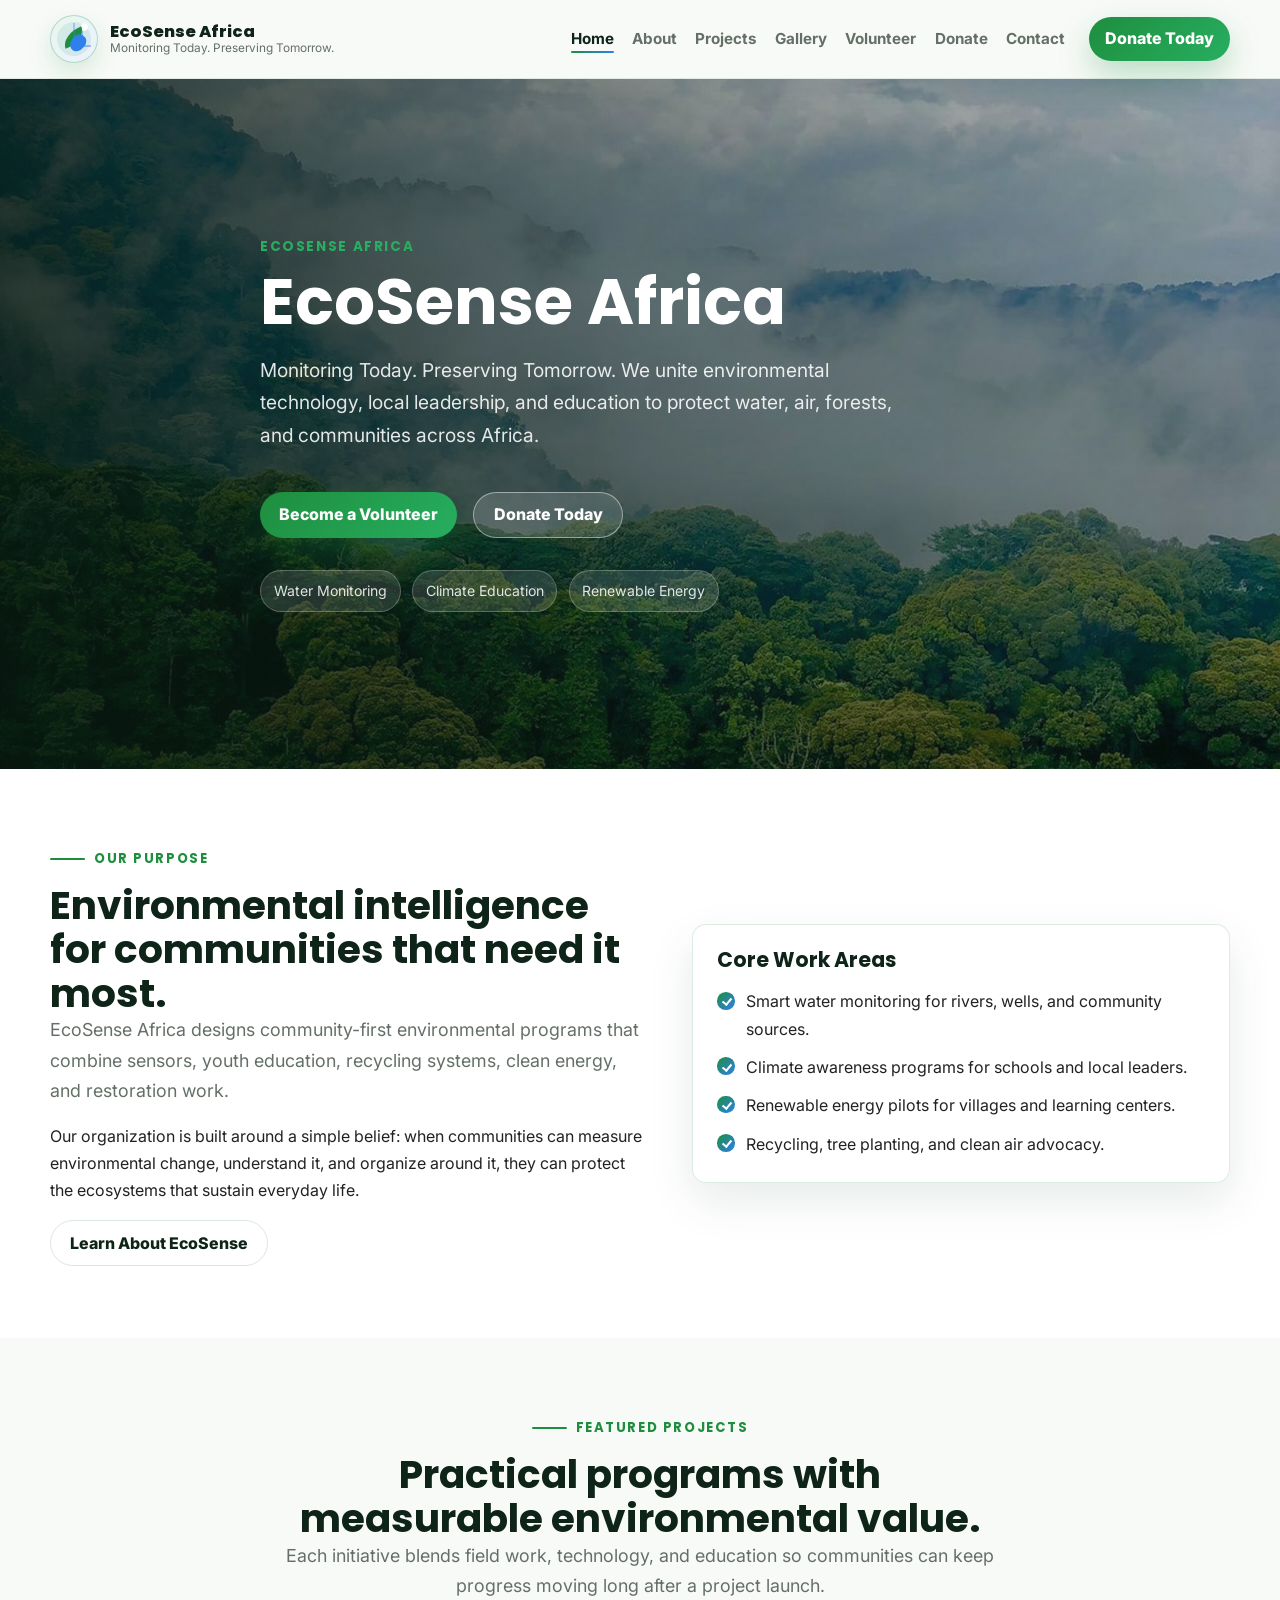
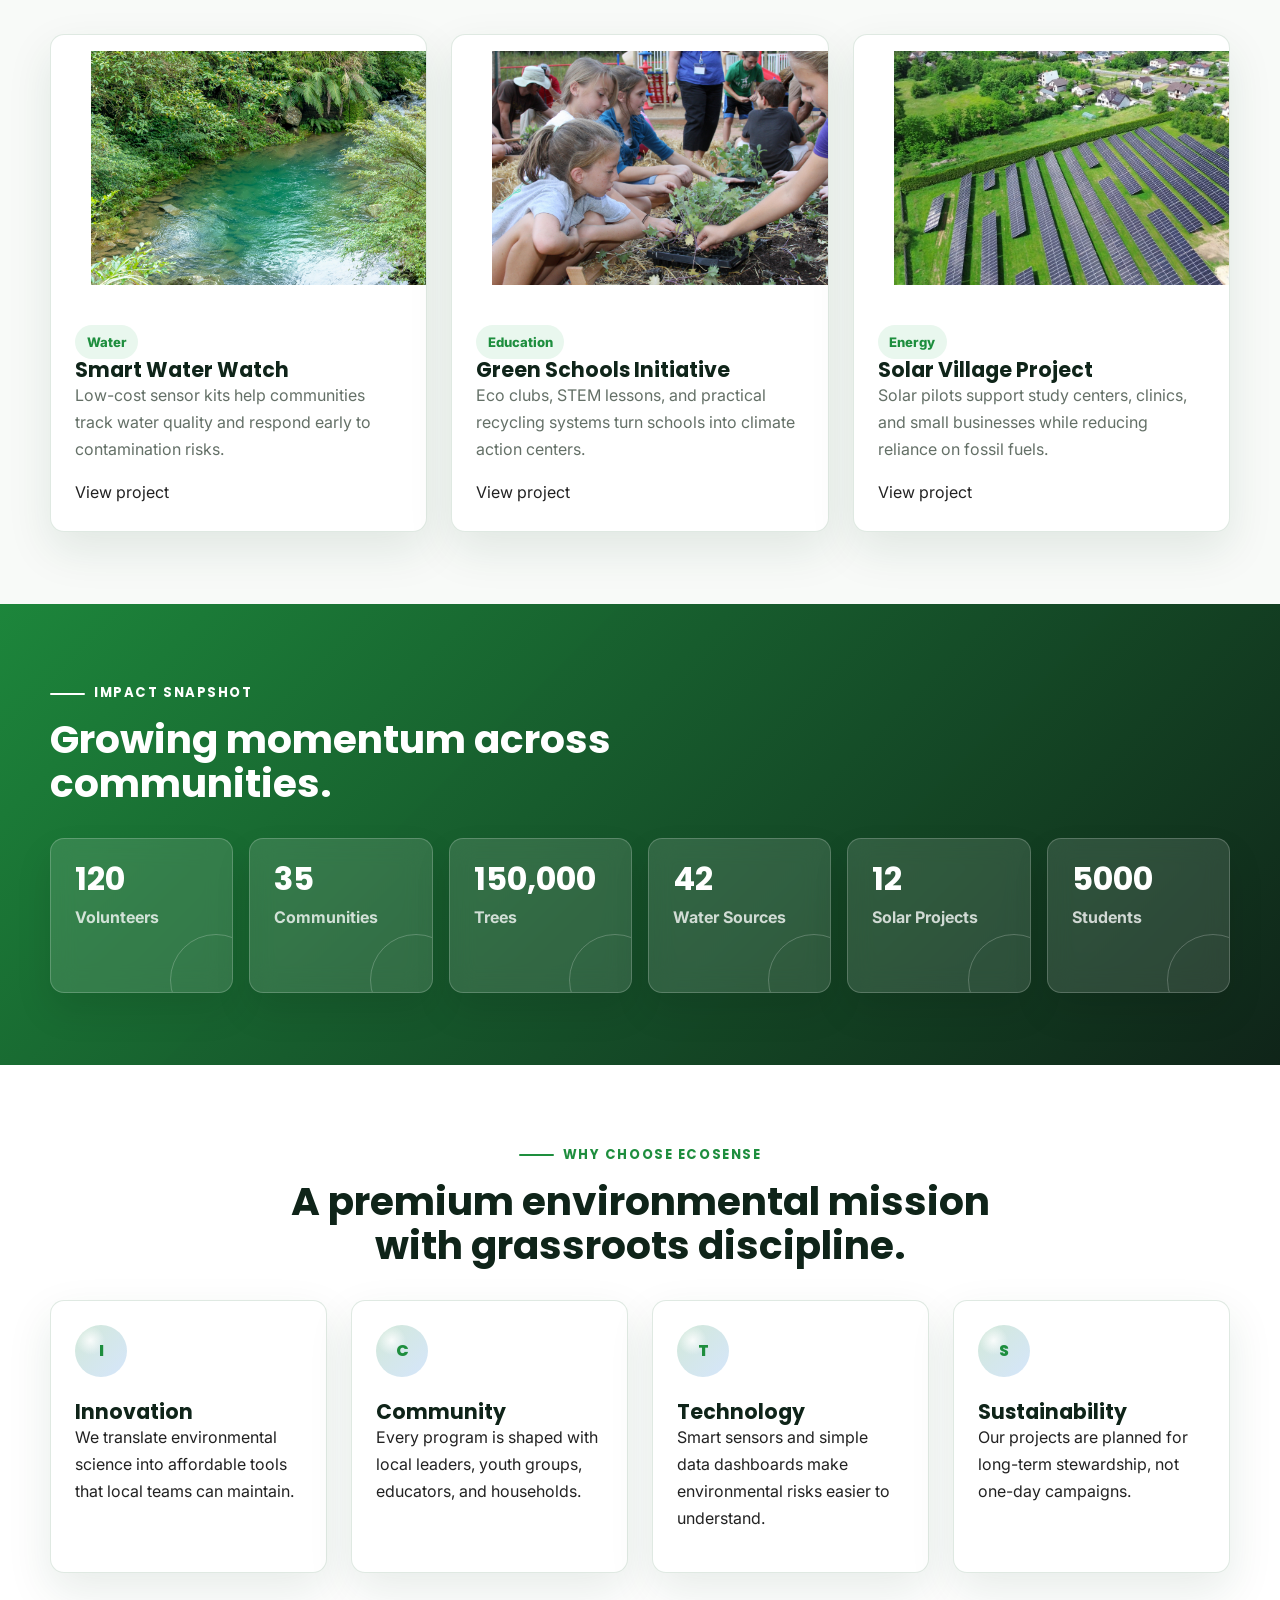
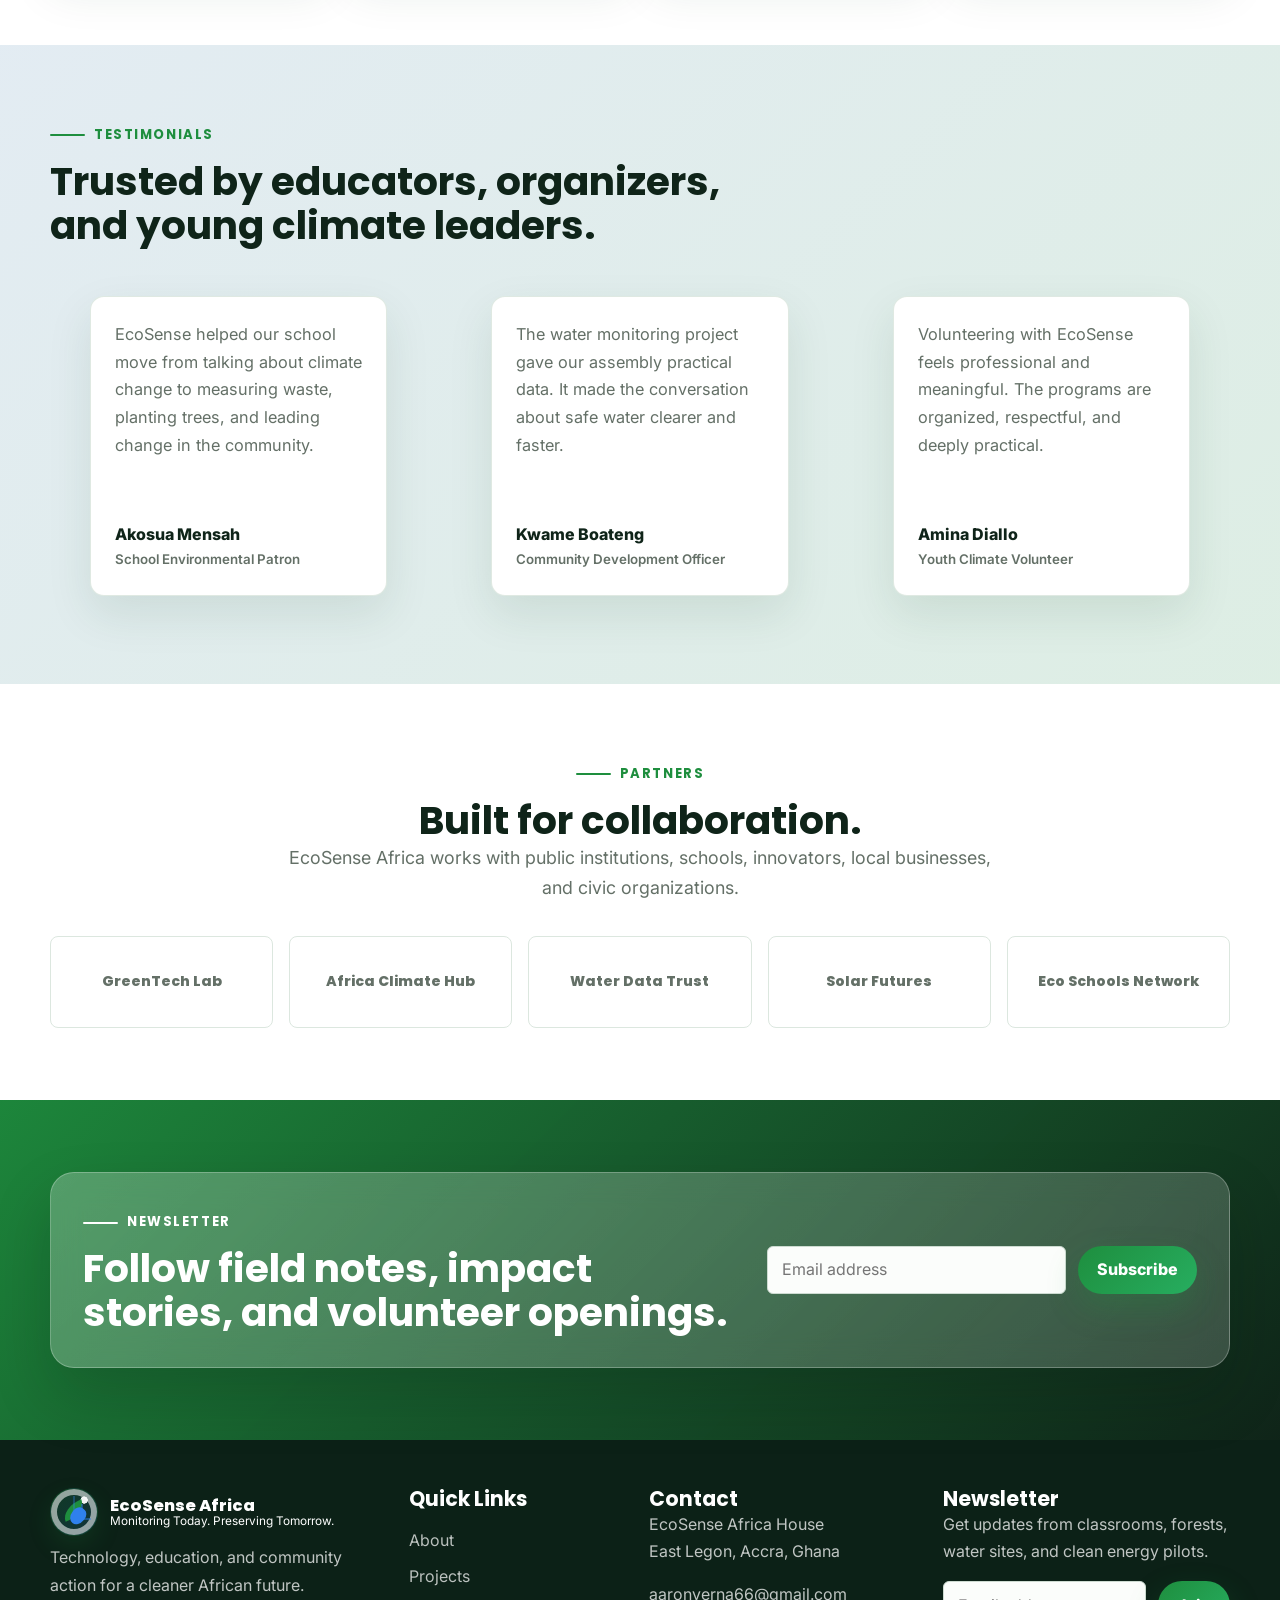
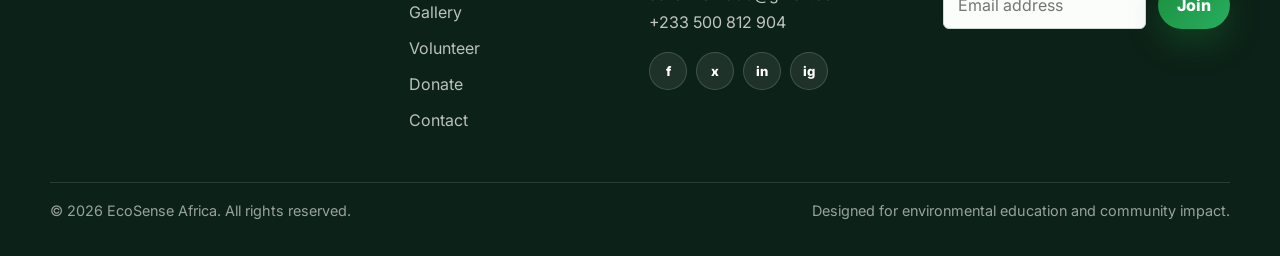
<file: index.html>
<!DOCTYPE html>
<html lang="en">
<head>
  <meta charset="UTF-8">
  <meta name="viewport" content="width=device-width, initial-scale=1.0">
  <meta name="description" content="EcoSense Africa uses technology, education, and community action to improve environmental sustainability across Africa.">
  <title>EcoSense Africa | Monitoring Today. Preserving Tomorrow.</title>
  <link rel="preconnect" href="https://fonts.googleapis.com">
  <link rel="preconnect" href="https://fonts.gstatic.com" crossorigin>
  <link href="https://fonts.googleapis.com/css2?family=Inter:wght@400;500;600;700;800&family=Poppins:wght@600;700;800&display=swap" rel="stylesheet">
  <link rel="stylesheet" href="css/style.css">
  <link rel="stylesheet" href="css/responsive.css">
</head>
<body>
  <a class="skip-link" href="#main-content">Skip to main content</a>

  <header class="site-header">
    <div class="container nav-shell">
      <a class="brand" href="index.html" aria-label="EcoSense Africa home">
        <span class="logo-mark" aria-hidden="true">
          <span class="logo-mark__leaf"></span>
          <span class="logo-mark__drop"></span>
        </span>
        <span class="brand__text">
          <span class="brand__name">EcoSense Africa</span>
          <span class="brand__tagline">Monitoring Today. Preserving Tomorrow.</span>
        </span>
      </a>

      <input class="nav-toggle" type="checkbox" id="nav-toggle" aria-label="Toggle navigation">
      <label class="nav-toggle-label" for="nav-toggle">
        <span aria-hidden="true"></span>
        <span class="sr-only">Menu</span>
      </label>

      <nav class="site-nav" aria-label="Primary navigation">
        <ul class="site-nav__links">
          <li><a href="index.html" aria-current="page">Home</a></li>
          <li><a href="about.html">About</a></li>
          <li><a href="projects.html">Projects</a></li>
          <li><a href="gallery.html">Gallery</a></li>
          <li><a href="volunteer.html">Volunteer</a></li>
          <li><a href="donate.html">Donate</a></li>
          <li><a href="contact.html">Contact</a></li>
        </ul>
        <a class="button button--primary button--nav" href="donate.html">Donate Today</a>
      </nav>
    </div>
  </header>

  <main id="main-content">
    <section class="hero" aria-labelledby="hero-title">
      <img class="hero__image" src="park.jpg" alt="African forest landscape with water and morning light">
      <div class="container hero__content">
        <span class="eyebrow">EcoSense Africa</span>
        <h1 id="hero-title">EcoSense Africa</h1>
        <p class="hero__mission">Monitoring Today. Preserving Tomorrow. We unite environmental technology, local leadership, and education to protect water, air, forests, and communities across Africa.</p>
        <div class="hero__actions" aria-label="Primary actions">
          <a class="button button--primary" href="volunteer.html">Become a Volunteer</a>
          <a class="button button--secondary" href="donate.html">Donate Today</a>
        </div>
        <div class="hero__badge-row" aria-label="Focus areas">
          <span class="hero__badge">Water Monitoring</span>
          <span class="hero__badge">Climate Education</span>
          <span class="hero__badge">Renewable Energy</span>
        </div>
      </div>
    </section>

    <section class="section section--light" aria-labelledby="about-preview-title">
      <div class="container split">
        <article>
          <span class="section-kicker">Our Purpose</span>
          <h2 id="about-preview-title">Environmental intelligence for communities that need it most.</h2>
          <p class="lead">EcoSense Africa designs community-first environmental programs that combine sensors, youth education, recycling systems, clean energy, and restoration work.</p>
          <p>Our organization is built around a simple belief: when communities can measure environmental change, understand it, and organize around it, they can protect the ecosystems that sustain everyday life.</p>
          <a class="button button--outline" href="about.html">Learn About EcoSense</a>
        </article>
        <aside class="impact-note" aria-labelledby="focus-title">
          <h3 id="focus-title">Core Work Areas</h3>
          <ul class="check-list">
            <li>Smart water monitoring for rivers, wells, and community sources.</li>
            <li>Climate awareness programs for schools and local leaders.</li>
            <li>Renewable energy pilots for villages and learning centers.</li>
            <li>Recycling, tree planting, and clean air advocacy.</li>
          </ul>
        </aside>
      </div>
    </section>

    <section class="section" aria-labelledby="featured-projects-title">
      <div class="container">
        <div class="section-heading section-heading--center">
          <span class="section-kicker">Featured Projects</span>
          <h2 id="featured-projects-title">Practical programs with measurable environmental value.</h2>
          <p class="lead">Each initiative blends field work, technology, and education so communities can keep progress moving long after a project launch.</p>
        </div>

        <div class="card-grid">
          <article class="card">
            <figure class="card__image">
              <img src="smart.jfif" alt="Clean water source surrounded by green vegetation">
            </figure>
            <div class="card__body">
              <span class="pill">Water</span>
              <h3>Smart Water Watch</h3>
              <p>Low-cost sensor kits help communities track water quality and respond early to contamination risks.</p>
              <a href="projects.html">View project</a>
            </div>
          </article>

          <article class="card">
            <figure class="card__image">
              <img src="school.jpg" alt="Students learning outdoors near a green school garden">
            </figure>
            <div class="card__body">
              <span class="pill">Education</span>
              <h3>Green Schools Initiative</h3>
              <p>Eco clubs, STEM lessons, and practical recycling systems turn schools into climate action centers.</p>
              <a href="projects.html">View project</a>
            </div>
          </article>

          <article class="card">
            <figure class="card__image">
              <img src="solar.jpeg" alt="Solar panels near a rural community at sunset">
            </figure>
            <div class="card__body">
              <span class="pill">Energy</span>
              <h3>Solar Village Project</h3>
              <p>Solar pilots support study centers, clinics, and small businesses while reducing reliance on fossil fuels.</p>
              <a href="projects.html">View project</a>
            </div>
          </article>
        </div>
      </div>
    </section>

    <section class="section section--dark" aria-labelledby="statistics-title">
      <div class="container">
        <div class="section-heading">
          <span class="section-kicker">Impact Snapshot</span>
          <h2 id="statistics-title">Growing momentum across communities.</h2>
        </div>

        <div class="metric-grid">
          <article class="metric-card">
            <strong>120</strong>
            <span>Volunteers</span>
          </article>
          <article class="metric-card">
            <strong>35</strong>
            <span>Communities</span>
          </article>
          <article class="metric-card">
            <strong>150,000</strong>
            <span>Trees</span>
          </article>
          <article class="metric-card">
            <strong>42</strong>
            <span>Water Sources</span>
          </article>
          <article class="metric-card">
            <strong>12</strong>
            <span>Solar Projects</span>
          </article>
          <article class="metric-card">
            <strong>5000</strong>
            <span>Students</span>
          </article>
        </div>
      </div>
    </section>

    <section class="section section--light" aria-labelledby="why-title">
      <div class="container">
        <div class="section-heading section-heading--center">
          <span class="section-kicker">Why Choose EcoSense</span>
          <h2 id="why-title">A premium environmental mission with grassroots discipline.</h2>
        </div>

        <div class="card-grid card-grid--four">
          <article class="card feature-card">
            <span class="feature-card__icon" aria-hidden="true">I</span>
            <h3>Innovation</h3>
            <p>We translate environmental science into affordable tools that local teams can maintain.</p>
          </article>
          <article class="card feature-card">
            <span class="feature-card__icon" aria-hidden="true">C</span>
            <h3>Community</h3>
            <p>Every program is shaped with local leaders, youth groups, educators, and households.</p>
          </article>
          <article class="card feature-card">
            <span class="feature-card__icon" aria-hidden="true">T</span>
            <h3>Technology</h3>
            <p>Smart sensors and simple data dashboards make environmental risks easier to understand.</p>
          </article>
          <article class="card feature-card">
            <span class="feature-card__icon" aria-hidden="true">S</span>
            <h3>Sustainability</h3>
            <p>Our projects are planned for long-term stewardship, not one-day campaigns.</p>
          </article>
        </div>
      </div>
    </section>

    <section class="section section--soft" aria-labelledby="testimonials-title">
      <div class="container">
        <div class="section-heading">
          <span class="section-kicker">Testimonials</span>
          <h2 id="testimonials-title">Trusted by educators, organizers, and young climate leaders.</h2>
        </div>

        <div class="card-grid">
          <figure class="card testimonial">
            <blockquote>EcoSense helped our school move from talking about climate change to measuring waste, planting trees, and leading change in the community.</blockquote>
            <figcaption>Akosua Mensah <small>School Environmental Patron</small></figcaption>
          </figure>
          <figure class="card testimonial">
            <blockquote>The water monitoring project gave our assembly practical data. It made the conversation about safe water clearer and faster.</blockquote>
            <figcaption>Kwame Boateng <small>Community Development Officer</small></figcaption>
          </figure>
          <figure class="card testimonial">
            <blockquote>Volunteering with EcoSense feels professional and meaningful. The programs are organized, respectful, and deeply practical.</blockquote>
            <figcaption>Amina Diallo <small>Youth Climate Volunteer</small></figcaption>
          </figure>
        </div>
      </div>
    </section>

    <section class="section section--light" aria-labelledby="partners-title">
      <div class="container">
        <div class="section-heading section-heading--center">
          <span class="section-kicker">Partners</span>
          <h2 id="partners-title">Built for collaboration.</h2>
          <p class="lead">EcoSense Africa works with public institutions, schools, innovators, local businesses, and civic organizations.</p>
        </div>

        <div class="partner-row" aria-label="Partner organizations">
          <div class="partner-logo">GreenTech Lab</div>
          <div class="partner-logo">Africa Climate Hub</div>
          <div class="partner-logo">Water Data Trust</div>
          <div class="partner-logo">Solar Futures</div>
          <div class="partner-logo">Eco Schools Network</div>
        </div>
      </div>
    </section>

    <section class="section section--dark" aria-labelledby="newsletter-title">
      <div class="container">
        <div class="newsletter-band">
          <div>
            <span class="section-kicker">Newsletter</span>
            <h2 id="newsletter-title">Follow field notes, impact stories, and volunteer openings.</h2>
          </div>
          <form class="form-inline" action="#" method="post" aria-label="Newsletter signup form">
            <label class="sr-only" for="home-newsletter-email">Email address</label>
            <input id="home-newsletter-email" name="email" type="email" placeholder="Email address" required>
            <button class="button button--primary" type="submit">Subscribe</button>
          </form>
        </div>
      </div>
    </section>
  </main>

  <footer class="site-footer">
    <div class="container footer-main">
      <section aria-labelledby="footer-brand-title">
        <a class="brand" href="index.html" aria-label="EcoSense Africa home">
          <span class="logo-mark" aria-hidden="true">
            <span class="logo-mark__leaf"></span>
            <span class="logo-mark__drop"></span>
          </span>
          <span class="brand__text">
            <span class="brand__name" id="footer-brand-title">EcoSense Africa</span>
            <span class="brand__tagline">Monitoring Today. Preserving Tomorrow.</span>
          </span>
        </a>
        <p>Technology, education, and community action for a cleaner African future.</p>
      </section>

      <nav aria-label="Footer quick links">
        <h3>Quick Links</h3>
        <ul class="footer-links">
          <li><a href="about.html">About</a></li>
          <li><a href="projects.html">Projects</a></li>
          <li><a href="gallery.html">Gallery</a></li>
          <li><a href="volunteer.html">Volunteer</a></li>
          <li><a href="donate.html">Donate</a></li>
          <li><a href="contact.html">Contact</a></li>
        </ul>
      </nav>

      <section aria-labelledby="footer-contact-title">
        <h3 id="footer-contact-title">Contact</h3>
        <p>EcoSense Africa House<br>East Legon, Accra, Ghana</p>
        <p><a href="mailto:aaronverna66@gmail.com">aaronverna66@gmail.com</a><br><a href="tel:+233500812904">+233 500 812 904</a></p>
        <ul class="social-list" aria-label="Social media links">
          <li><a href="#" aria-label="Facebook">f</a></li>
          <li><a href="#" aria-label="X">x</a></li>
          <li><a href="#" aria-label="LinkedIn">in</a></li>
          <li><a href="#" aria-label="Instagram">ig</a></li>
        </ul>
      </section>

      <section aria-labelledby="footer-newsletter-title">
        <h3 id="footer-newsletter-title">Newsletter</h3>
        <p>Get updates from classrooms, forests, water sites, and clean energy pilots.</p>
        <form class="form-inline" action="#" method="post" aria-label="Footer newsletter signup">
          <label class="sr-only" for="footer-email">Email address</label>
          <input id="footer-email" name="email" type="email" placeholder="Email address">
          <button class="button button--primary" type="submit">Join</button>
        </form>
      </section>
    </div>
    <div class="container footer-bottom">
      <p>&copy; 2026 EcoSense Africa. All rights reserved.</p>
      <p>Designed for environmental education and community impact.</p>
    </div>
  </footer>
</body>
</html>
</file>
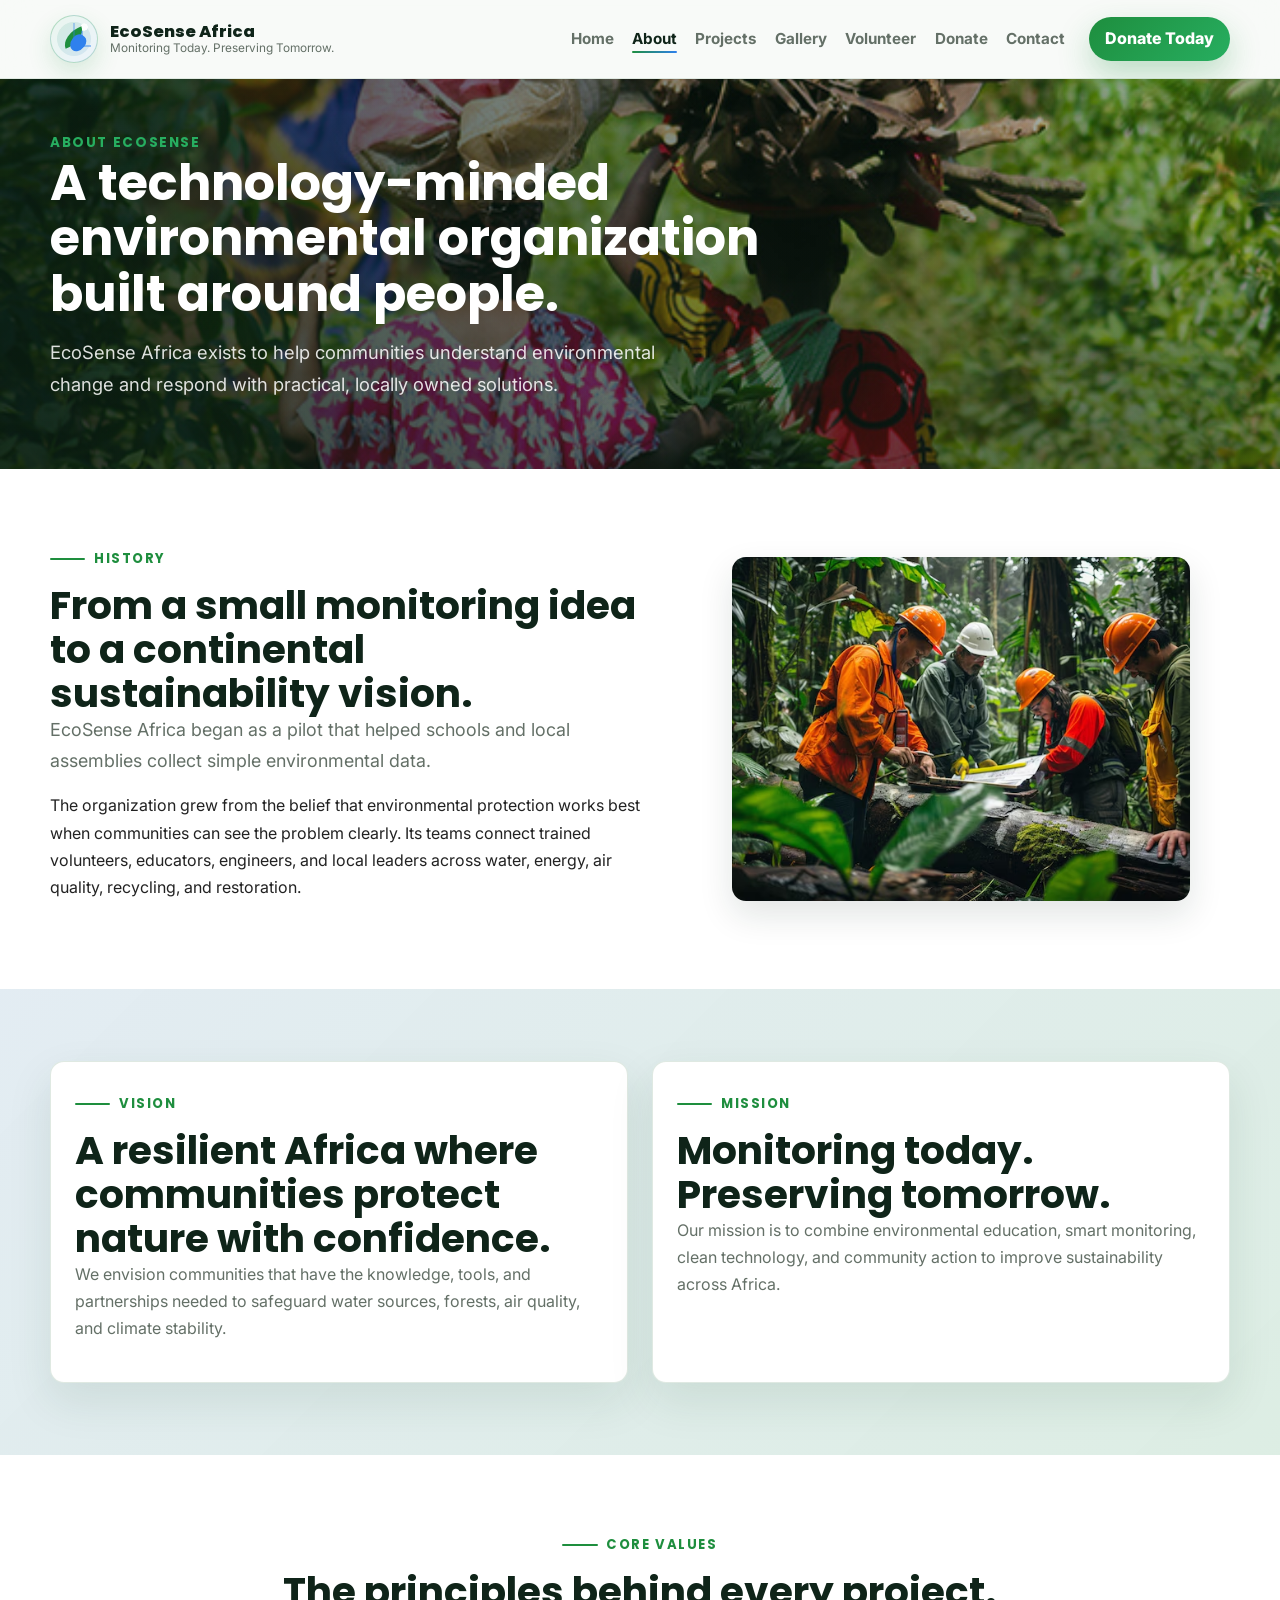
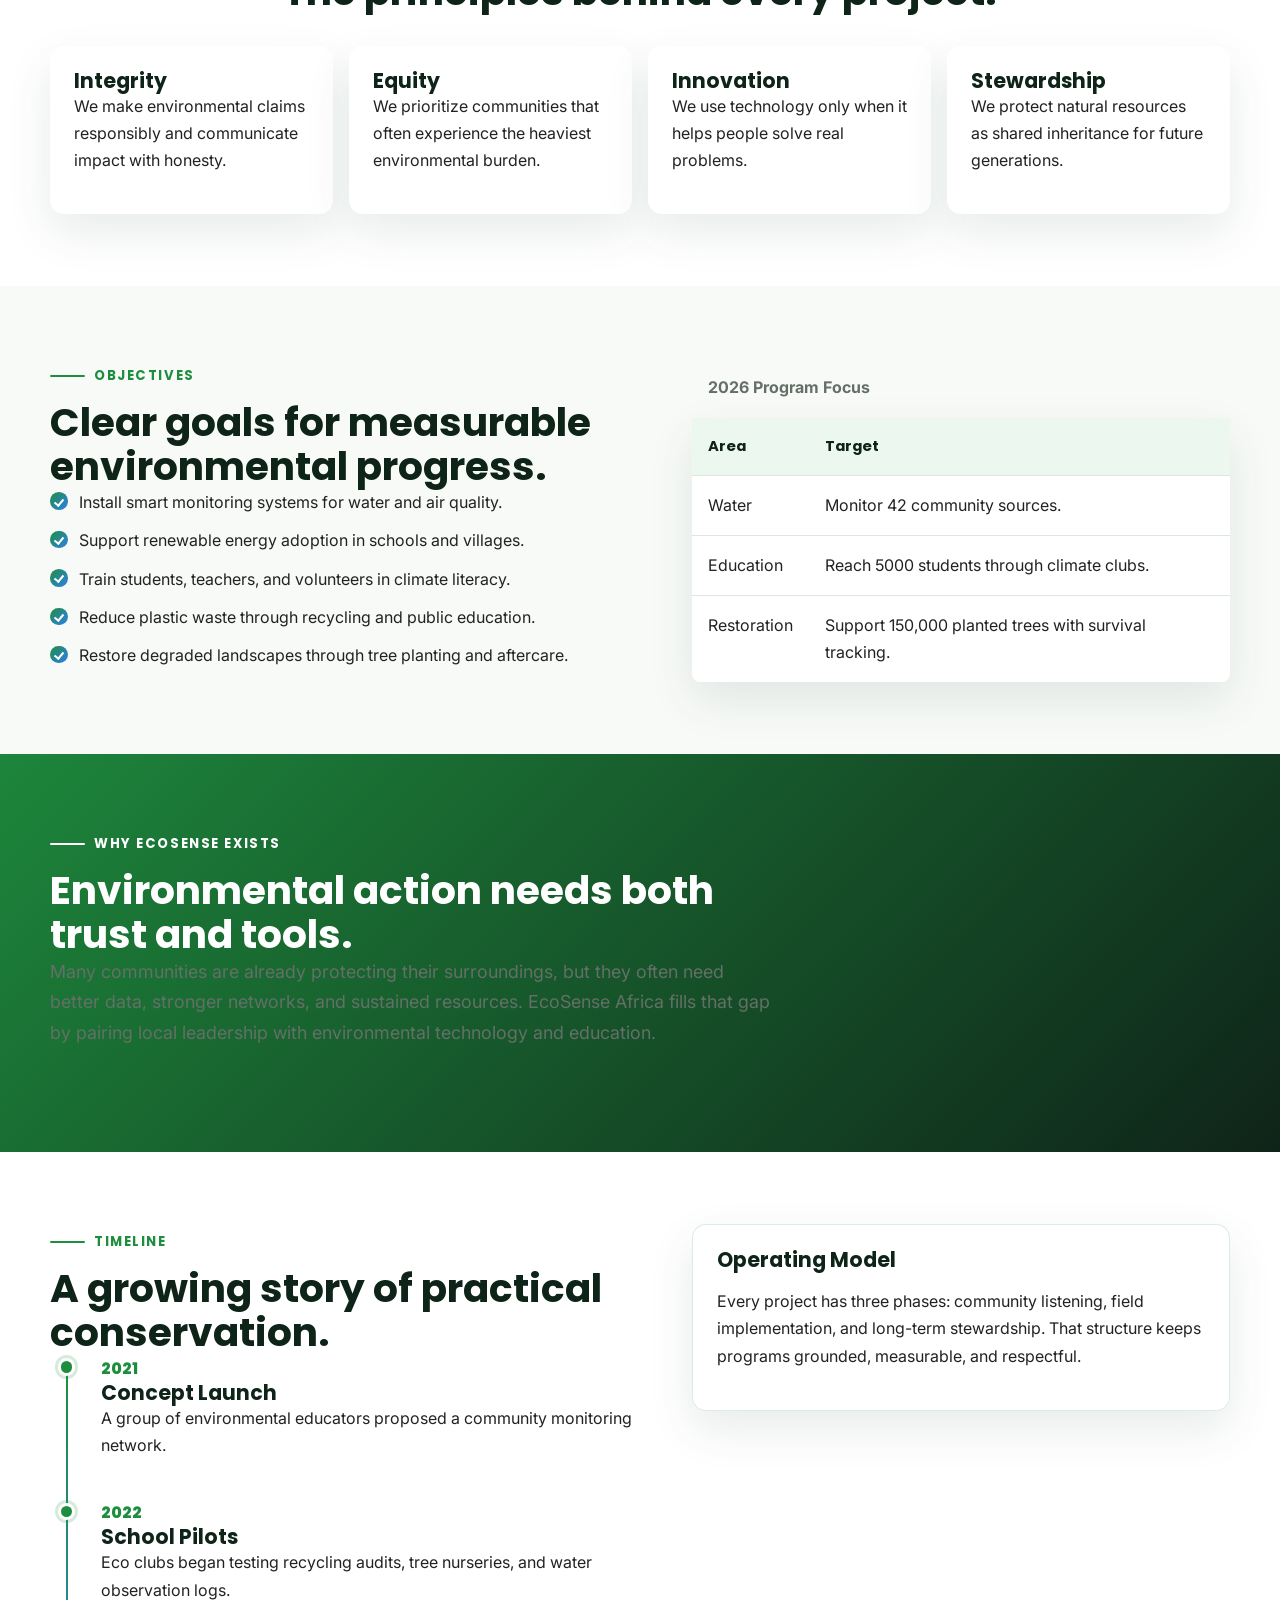
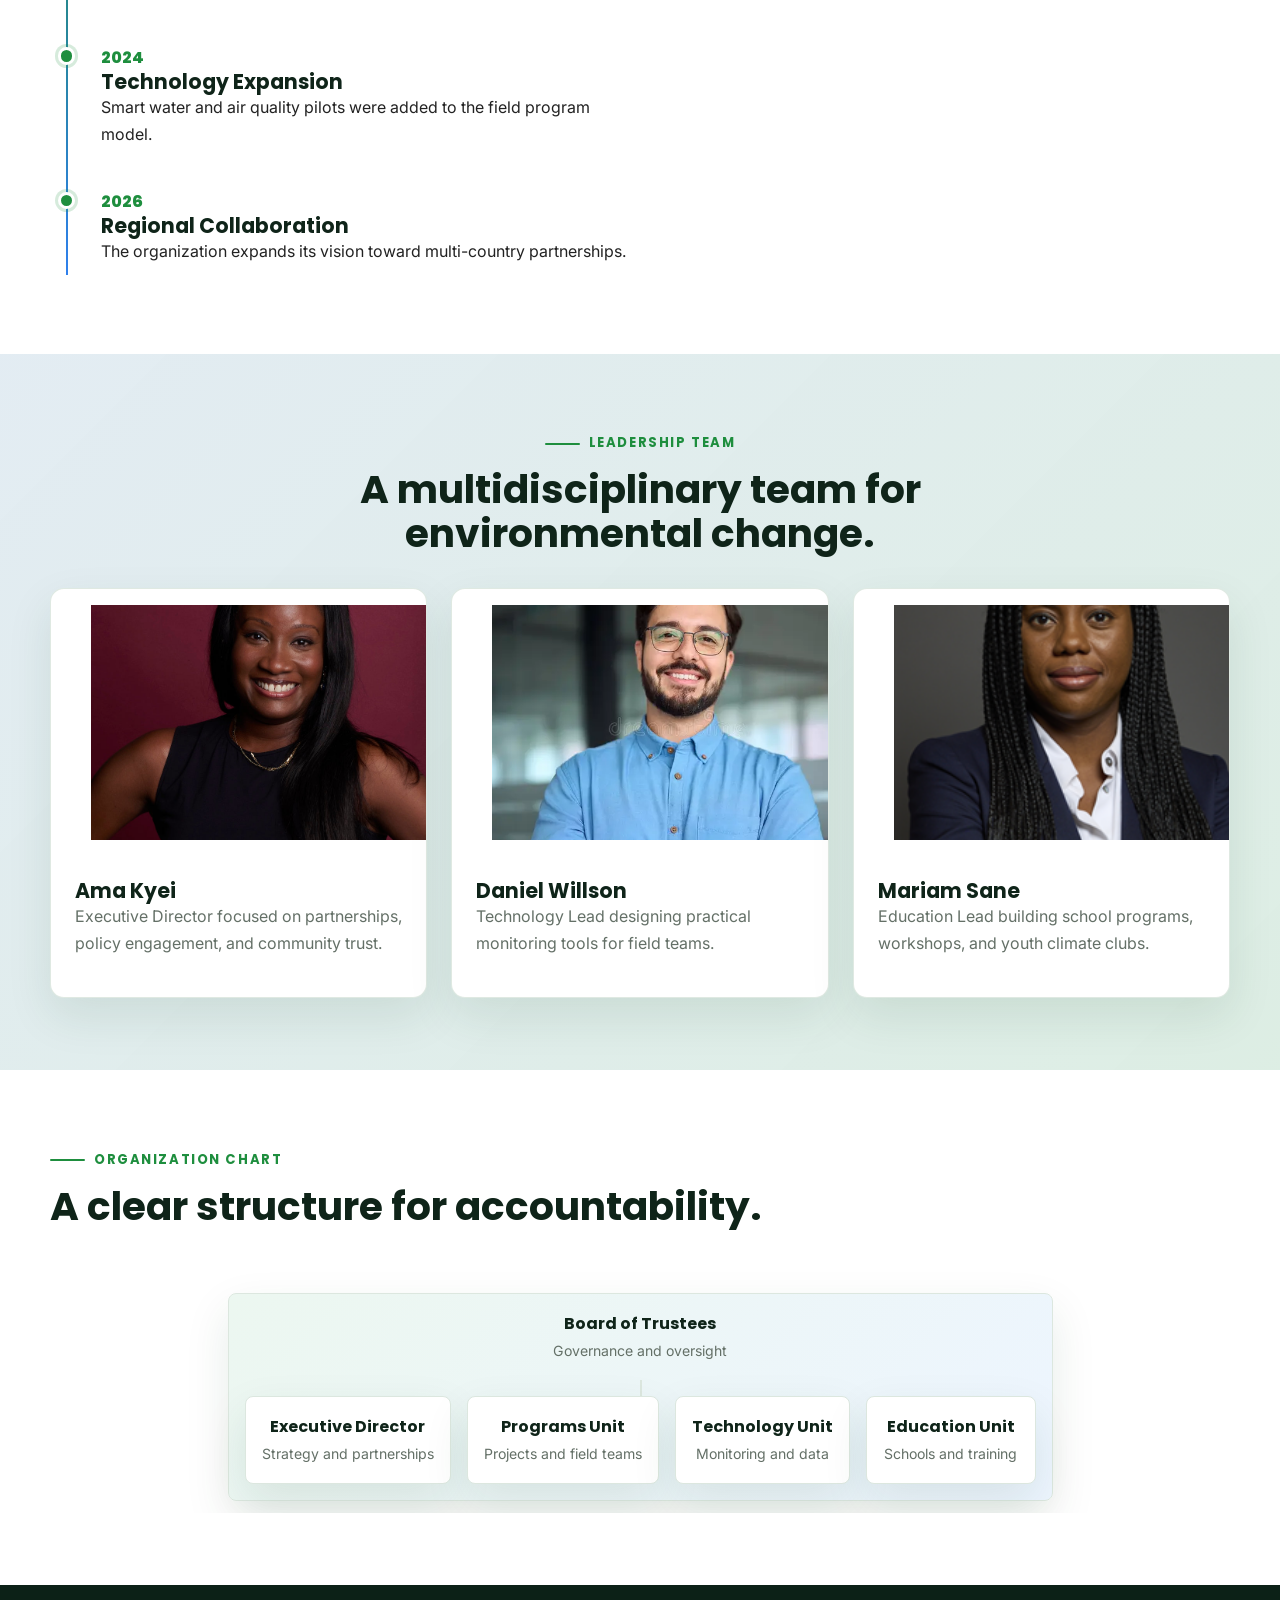
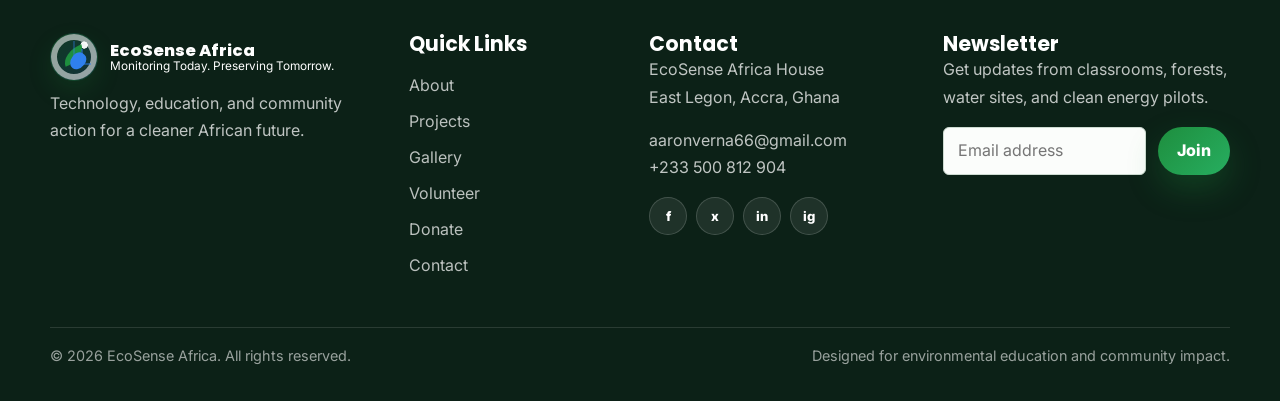
<file: about.html>
<!DOCTYPE html>
<html lang="en">
<head>
  <meta charset="UTF-8">
  <meta name="viewport" content="width=device-width, initial-scale=1.0">
  <meta name="description" content="Learn about EcoSense Africa's history, mission, vision, values, leadership, and environmental objectives.">
  <title>About | EcoSense Africa</title>
  <link rel="preconnect" href="https://fonts.googleapis.com">
  <link rel="preconnect" href="https://fonts.gstatic.com" crossorigin>
  <link href="https://fonts.googleapis.com/css2?family=Inter:wght@400;500;600;700;800&family=Poppins:wght@600;700;800&display=swap" rel="stylesheet">
  <link rel="stylesheet" href="css/style.css">
  <link rel="stylesheet" href="css/responsive.css">
</head>
<body>
  <a class="skip-link" href="#main-content">Skip to main content</a>

  <header class="site-header">
    <div class="container nav-shell">
      <a class="brand" href="index.html" aria-label="EcoSense Africa home">
        <span class="logo-mark" aria-hidden="true">
          <span class="logo-mark__leaf"></span>
          <span class="logo-mark__drop"></span>
        </span>
        <span class="brand__text">
          <span class="brand__name">EcoSense Africa</span>
          <span class="brand__tagline">Monitoring Today. Preserving Tomorrow.</span>
        </span>
      </a>

      <input class="nav-toggle" type="checkbox" id="nav-toggle" aria-label="Toggle navigation">
      <label class="nav-toggle-label" for="nav-toggle">
        <span aria-hidden="true"></span>
        <span class="sr-only">Menu</span>
      </label>

      <nav class="site-nav" aria-label="Primary navigation">
        <ul class="site-nav__links">
          <li><a href="index.html">Home</a></li>
          <li><a href="about.html" aria-current="page">About</a></li>
          <li><a href="projects.html">Projects</a></li>
          <li><a href="gallery.html">Gallery</a></li>
          <li><a href="volunteer.html">Volunteer</a></li>
          <li><a href="donate.html">Donate</a></li>
          <li><a href="contact.html">Contact</a></li>
        </ul>
        <a class="button button--primary button--nav" href="donate.html">Donate Today</a>
      </nav>
    </div>
  </header>

  <main id="main-content">
    <section class="page-hero" aria-labelledby="page-title">
      <img class="page-hero__image" src="about1.jpg" alt="Community members walking through a green conservation area">
      <div class="container">
        <span class="eyebrow">About EcoSense</span>
        <h1 id="page-title">A technology-minded environmental organization built around people.</h1>
        <p>EcoSense Africa exists to help communities understand environmental change and respond with practical, locally owned solutions.</p>
      </div>
    </section>

    <section class="section section--light" aria-labelledby="history-title">
      <div class="container split">
        <article>
          <span class="section-kicker">History</span>
          <h2 id="history-title">From a small monitoring idea to a continental sustainability vision.</h2>
          <p class="lead">EcoSense Africa began as a pilot that helped schools and local assemblies collect simple environmental data.</p>
          <p>The organization grew from the belief that environmental protection works best when communities can see the problem clearly. Its teams connect trained volunteers, educators, engineers, and local leaders across water, energy, air quality, recycling, and restoration.</p>
        </article>
        <figure class="media-panel">
          <img src="data.avif" alt="Environmental field team reviewing data outdoors">
          <figcaption class="sr-only">EcoSense field team reviewing local environmental data.</figcaption>
        </figure>
      </div>
    </section>

    <section class="section section--soft" aria-labelledby="vision-title">
      <div class="container card-grid card-grid--two">
        <article class="card">
          <div class="card__body">
            <span class="section-kicker">Vision</span>
            <h2 id="vision-title">A resilient Africa where communities protect nature with confidence.</h2>
            <p>We envision communities that have the knowledge, tools, and partnerships needed to safeguard water sources, forests, air quality, and climate stability.</p>
          </div>
        </article>
        <article class="card">
          <div class="card__body">
            <span class="section-kicker">Mission</span>
            <h2>Monitoring today. Preserving tomorrow.</h2>
            <p>Our mission is to combine environmental education, smart monitoring, clean technology, and community action to improve sustainability across Africa.</p>
          </div>
        </article>
      </div>
    </section>

    <section class="section section--light" aria-labelledby="values-title">
      <div class="container">
        <div class="section-heading section-heading--center">
          <span class="section-kicker">Core Values</span>
          <h2 id="values-title">The principles behind every project.</h2>
        </div>
        <ul class="value-list">
          <li><h3>Integrity</h3><p>We make environmental claims responsibly and communicate impact with honesty.</p></li>
          <li><h3>Equity</h3><p>We prioritize communities that often experience the heaviest environmental burden.</p></li>
          <li><h3>Innovation</h3><p>We use technology only when it helps people solve real problems.</p></li>
          <li><h3>Stewardship</h3><p>We protect natural resources as shared inheritance for future generations.</p></li>
        </ul>
      </div>
    </section>

    <section class="section" aria-labelledby="objectives-title">
      <div class="container split split--top">
        <article>
          <span class="section-kicker">Objectives</span>
          <h2 id="objectives-title">Clear goals for measurable environmental progress.</h2>
          <ul class="check-list">
            <li>Install smart monitoring systems for water and air quality.</li>
            <li>Support renewable energy adoption in schools and villages.</li>
            <li>Train students, teachers, and volunteers in climate literacy.</li>
            <li>Reduce plastic waste through recycling and public education.</li>
            <li>Restore degraded landscapes through tree planting and aftercare.</li>
          </ul>
        </article>
        <aside>
          <table>
            <caption>2026 Program Focus</caption>
            <thead>
              <tr>
                <th scope="col">Area</th>
                <th scope="col">Target</th>
              </tr>
            </thead>
            <tbody>
              <tr>
                <td>Water</td>
                <td>Monitor 42 community sources.</td>
              </tr>
              <tr>
                <td>Education</td>
                <td>Reach 5000 students through climate clubs.</td>
              </tr>
              <tr>
                <td>Restoration</td>
                <td>Support 150,000 planted trees with survival tracking.</td>
              </tr>
            </tbody>
          </table>
        </aside>
      </div>
    </section>

    <section class="section section--dark" aria-labelledby="exists-title">
      <div class="container">
        <div class="section-heading">
          <span class="section-kicker">Why EcoSense Exists</span>
          <h2 id="exists-title">Environmental action needs both trust and tools.</h2>
          <p class="lead">Many communities are already protecting their surroundings, but they often need better data, stronger networks, and sustained resources. EcoSense Africa fills that gap by pairing local leadership with environmental technology and education.</p>
        </div>
      </div>
    </section>

    <section class="section section--light" aria-labelledby="timeline-title">
      <div class="container split split--top">
        <article>
          <span class="section-kicker">Timeline</span>
          <h2 id="timeline-title">A growing story of practical conservation.</h2>
          <ol class="timeline">
            <li><time datetime="2021">2021</time><h3>Concept Launch</h3><p>A group of environmental educators proposed a community monitoring network.</p></li>
            <li><time datetime="2022">2022</time><h3>School Pilots</h3><p>Eco clubs began testing recycling audits, tree nurseries, and water observation logs.</p></li>
            <li><time datetime="2024">2024</time><h3>Technology Expansion</h3><p>Smart water and air quality pilots were added to the field program model.</p></li>
            <li><time datetime="2026">2026</time><h3>Regional Collaboration</h3><p>The organization expands its vision toward multi-country partnerships.</p></li>
          </ol>
        </article>
        <aside class="impact-note">
          <h3>Operating Model</h3>
          <p>Every project has three phases: community listening, field implementation, and long-term stewardship. That structure keeps programs grounded, measurable, and respectful.</p>
        </aside>
      </div>
    </section>

    <section class="section section--soft" aria-labelledby="leadership-title">
      <div class="container">
        <div class="section-heading section-heading--center">
          <span class="section-kicker">Leadership Team</span>
          <h2 id="leadership-title">A multidisciplinary team for environmental change.</h2>
        </div>
        <div class="card-grid">
          <article class="card leadership-card">
            <figure class="card__image">
              <img src="ama.jfif" alt="Portrait of Executive Director Ama Kyei">
            </figure>
            <div class="card__body">
              <h3>Ama Kyei</h3>
              <p>Executive Director focused on partnerships, policy engagement, and community trust.</p>
            </div>
          </article>
          <article class="card leadership-card">
            <figure class="card__image">
              <img src="daniel.webp" alt="Portrait of Technology Lead Daniel willson">
            </figure>
            <div class="card__body">
              <h3>Daniel Willson</h3>
              <p>Technology Lead designing practical monitoring tools for field teams.</p>
            </div>
          </article>
          <article class="card leadership-card">
            <figure class="card__image">
              <img src="mariam.jfif" alt="Portrait of Education Lead Mariam Sane">
            </figure>
            <div class="card__body">
              <h3>Mariam Sane</h3>
              <p>Education Lead building school programs, workshops, and youth climate clubs.</p>
            </div>
          </article>
        </div>
      </div>
    </section>

    <section class="section section--light" aria-labelledby="chart-title">
      <div class="container">
        <div class="section-heading">
          <span class="section-kicker">Organization Chart</span>
          <h2 id="chart-title">A clear structure for accountability.</h2>
        </div>
        <nav class="org-chart" aria-label="EcoSense Africa organization chart">
          <ul>
            <li>
              <strong>Board of Trustees</strong>
              <span>Governance and oversight</span>
              <ul>
                <li><strong>Executive Director</strong><span>Strategy and partnerships</span></li>
                <li><strong>Programs Unit</strong><span>Projects and field teams</span></li>
                <li><strong>Technology Unit</strong><span>Monitoring and data</span></li>
                <li><strong>Education Unit</strong><span>Schools and training</span></li>
              </ul>
            </li>
          </ul>
        </nav>
      </div>
    </section>
  </main>

  <footer class="site-footer">
    <div class="container footer-main">
      <section aria-labelledby="footer-brand-title">
        <a class="brand" href="index.html" aria-label="EcoSense Africa home">
          <span class="logo-mark" aria-hidden="true"><span class="logo-mark__leaf"></span><span class="logo-mark__drop"></span></span>
          <span class="brand__text"><span class="brand__name" id="footer-brand-title">EcoSense Africa</span><span class="brand__tagline">Monitoring Today. Preserving Tomorrow.</span></span>
        </a>
        <p>Technology, education, and community action for a cleaner African future.</p>
      </section>
      <nav aria-label="Footer quick links">
        <h3>Quick Links</h3>
        <ul class="footer-links">
          <li><a href="about.html">About</a></li>
          <li><a href="projects.html">Projects</a></li>
          <li><a href="gallery.html">Gallery</a></li>
          <li><a href="volunteer.html">Volunteer</a></li>
          <li><a href="donate.html">Donate</a></li>
          <li><a href="contact.html">Contact</a></li>
        </ul>
      </nav>
      <section aria-labelledby="footer-contact-title">
        <h3 id="footer-contact-title">Contact</h3>
        <p>EcoSense Africa House<br>East Legon, Accra, Ghana</p>
        <p><a href="mailto:aaronverna66@gmail.com">aaronverna66@gmail.com</a><br><a href="tel:+233500812904">+233 500 812 904</a></p>
        <ul class="social-list" aria-label="Social media links">
          <li><a href="#" aria-label="Facebook">f</a></li>
          <li><a href="#" aria-label="X">x</a></li>
          <li><a href="#" aria-label="LinkedIn">in</a></li>
          <li><a href="#" aria-label="Instagram">ig</a></li>
        </ul>
      </section>
      <section aria-labelledby="footer-newsletter-title">
        <h3 id="footer-newsletter-title">Newsletter</h3>
        <p>Get updates from classrooms, forests, water sites, and clean energy pilots.</p>
        <form class="form-inline" action="#" method="post" aria-label="Footer newsletter signup">
          <label class="sr-only" for="footer-email">Email address</label>
          <input id="footer-email" name="email" type="email" placeholder="Email address">
          <button class="button button--primary" type="submit">Join</button>
        </form>
      </section>
    </div>
    <div class="container footer-bottom">
      <p>&copy; 2026 EcoSense Africa. All rights reserved.</p>
      <p>Designed for environmental education and community impact.</p>
    </div>
  </footer>
</body>
</html>
</file>
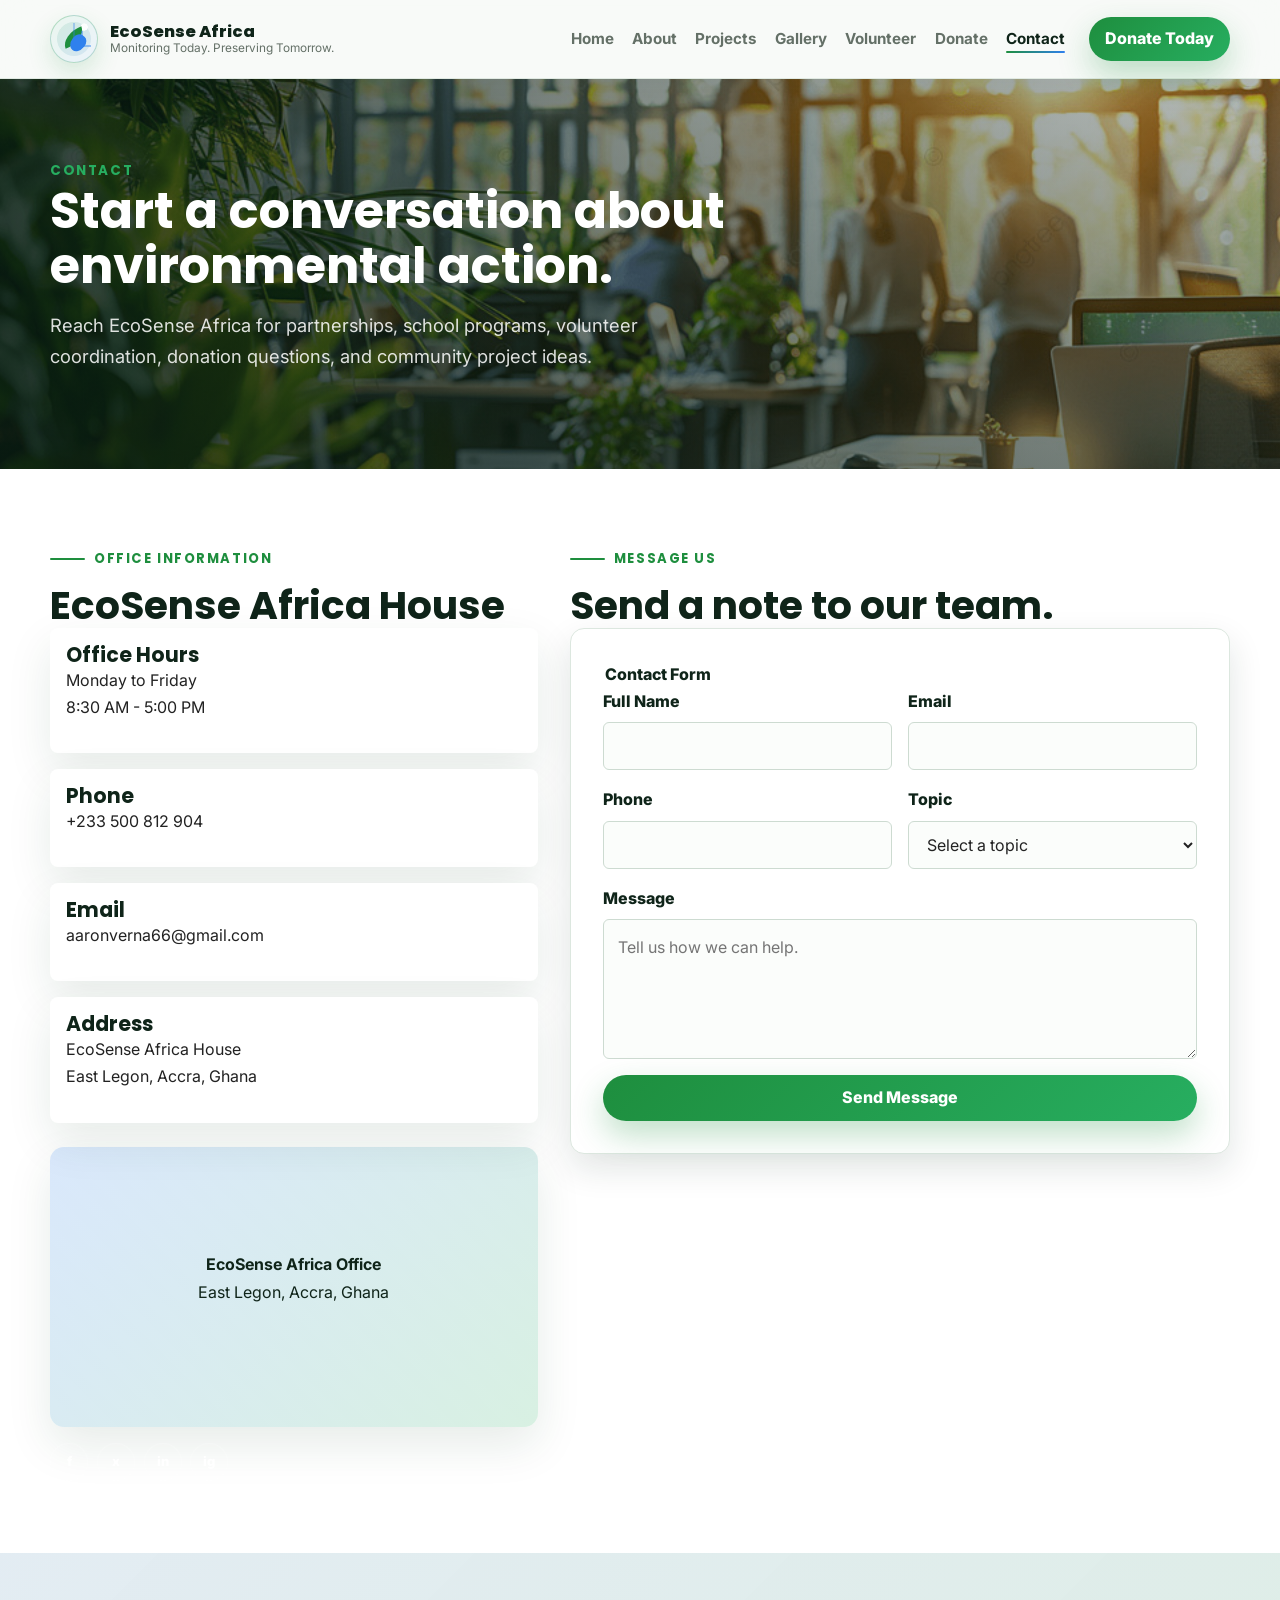
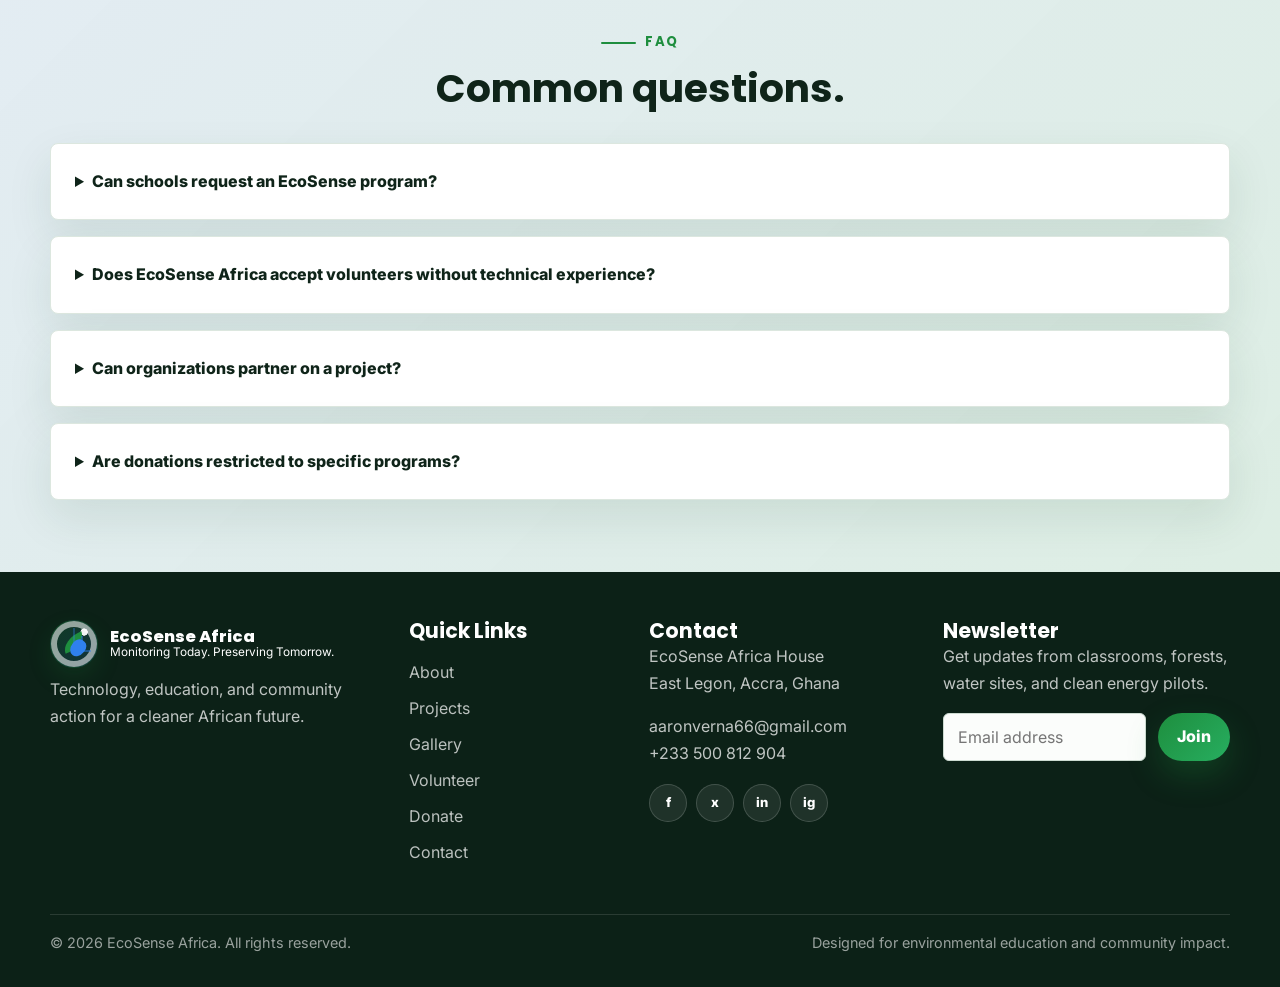
<file: contact.html>
<!DOCTYPE html>
<html lang="en">
<head>
  <meta charset="UTF-8">
  <meta name="viewport" content="width=device-width, initial-scale=1.0">
  <meta name="description" content="Contact EcoSense Africa for environmental partnerships, volunteering, donations, and community sustainability programs.">
  <title>Contact | EcoSense Africa</title>
  <link rel="preconnect" href="https://fonts.googleapis.com">
  <link rel="preconnect" href="https://fonts.gstatic.com" crossorigin>
  <link href="https://fonts.googleapis.com/css2?family=Inter:wght@400;500;600;700;800&family=Poppins:wght@600;700;800&display=swap" rel="stylesheet">
  <link rel="stylesheet" href="css/style.css">
  <link rel="stylesheet" href="css/responsive.css">
</head>
<body>
  <a class="skip-link" href="#main-content">Skip to main content</a>
  <header class="site-header">
    <div class="container nav-shell">
      <a class="brand" href="index.html" aria-label="EcoSense Africa home">
        <span class="logo-mark" aria-hidden="true"><span class="logo-mark__leaf"></span><span class="logo-mark__drop"></span></span>
        <span class="brand__text"><span class="brand__name">EcoSense Africa</span><span class="brand__tagline">Monitoring Today. Preserving Tomorrow.</span></span>
      </a>
      <input class="nav-toggle" type="checkbox" id="nav-toggle" aria-label="Toggle navigation">
      <label class="nav-toggle-label" for="nav-toggle"><span aria-hidden="true"></span><span class="sr-only">Menu</span></label>
      <nav class="site-nav" aria-label="Primary navigation">
        <ul class="site-nav__links">
          <li><a href="index.html">Home</a></li>
          <li><a href="about.html">About</a></li>
          <li><a href="projects.html">Projects</a></li>
          <li><a href="gallery.html">Gallery</a></li>
          <li><a href="volunteer.html">Volunteer</a></li>
          <li><a href="donate.html">Donate</a></li>
          <li><a href="contact.html" aria-current="page">Contact</a></li>
        </ul>
        <a class="button button--primary button--nav" href="donate.html">Donate Today</a>
      </nav>
    </div>
  </header>

  <main id="main-content">
    <section class="page-hero" aria-labelledby="page-title">
      <img class="page-hero__image" src="office.jpg" alt="Modern environmental office with greenery and daylight">
      <div class="container">
        <span class="eyebrow">Contact</span>
        <h1 id="page-title">Start a conversation about environmental action.</h1>
        <p>Reach EcoSense Africa for partnerships, school programs, volunteer coordination, donation questions, and community project ideas.</p>
      </div>
    </section>

    <section class="section section--light" aria-labelledby="contact-title">
      <div class="container contact-grid">
        <aside aria-labelledby="office-title">
          <span class="section-kicker">Office Information</span>
          <h2 id="office-title">EcoSense Africa House</h2>
          <ul class="contact-list">
            <li><h3>Office Hours</h3><p>Monday to Friday<br>8:30 AM - 5:00 PM</p></li>
            <li><h3>Phone</h3><p><a href="tel:+233500812904">+233 500 812 904</a></p></li>
            <li><h3>Email</h3><p><a href="mailto:aaronverna66@gmail.com">aaronverna66@gmail.com</a></p></li>
            <li><h3>Address</h3><p>EcoSense Africa House<br>East Legon, Accra, Ghana</p></li>
          </ul>
          <div class="map-placeholder" role="img" aria-label="Map showing EcoSense Africa office location in East Legon, Accra">
            <div>
              <strong>EcoSense Africa Office</strong>
              <p>East Legon, Accra, Ghana</p>
            </div>
          </div>
          <ul class="social-list" aria-label="Social media links">
            <li><a href="#" aria-label="Facebook">f</a></li>
            <li><a href="#" aria-label="X">x</a></li>
            <li><a href="#" aria-label="LinkedIn">in</a></li>
            <li><a href="#" aria-label="Instagram">ig</a></li>
          </ul>
        </aside>

        <section aria-labelledby="contact-title">
          <span class="section-kicker">Message Us</span>
          <h2 id="contact-title">Send a note to our team.</h2>
          <form class="form-panel" action="#" method="post" aria-label="Contact form">
            <fieldset>
              <legend>Contact Form</legend>
              <div class="form-grid">
                <div class="form-group">
                  <label for="contact-name">Full Name</label>
                  <input id="contact-name" name="name" type="text" autocomplete="name" required>
                </div>
                <div class="form-group">
                  <label for="contact-email">Email</label>
                  <input id="contact-email" name="email" type="email" autocomplete="email" required>
                </div>
                <div class="form-group">
                  <label for="contact-phone">Phone</label>
                  <input id="contact-phone" name="phone" type="tel" autocomplete="tel">
                </div>
                <div class="form-group">
                  <label for="contact-topic">Topic</label>
                  <select id="contact-topic" name="topic" required>
                    <option value="">Select a topic</option>
                    <option>Partnership</option>
                    <option>Volunteer support</option>
                    <option>Donation question</option>
                    <option>School program</option>
                    <option>Media request</option>
                  </select>
                </div>
                <div class="form-group form-group--full">
                  <label for="contact-message">Message</label>
                  <textarea id="contact-message" name="message" placeholder="Tell us how we can help." required></textarea>
                </div>
                <div class="form-group form-group--full">
                  <button class="button button--primary" type="submit">Send Message</button>
                </div>
              </div>
            </fieldset>
          </form>
        </section>
      </div>
    </section>

    <section class="section section--soft" aria-labelledby="faq-title">
      <div class="container">
        <div class="section-heading section-heading--center">
          <span class="section-kicker">FAQ</span>
          <h2 id="faq-title">Common questions.</h2>
        </div>
        <div class="faq-list">
          <details>
            <summary>Can schools request an EcoSense program?</summary>
            <p>Yes. Schools can contact EcoSense Africa to discuss eco clubs, climate lessons, recycling systems, or tree planting activities.</p>
          </details>
          <details>
            <summary>Does EcoSense Africa accept volunteers without technical experience?</summary>
            <p>Yes. Many roles focus on education, outreach, logistics, storytelling, and community support.</p>
          </details>
          <details>
            <summary>Can organizations partner on a project?</summary>
            <p>Yes. EcoSense Africa welcomes partnerships that align with environmental education, technology, clean energy, recycling, and restoration.</p>
          </details>
          <details>
            <summary>Are donations restricted to specific programs?</summary>
            <p>Donors can select a preferred purpose, or choose general support so funds can be directed to the most urgent program need.</p>
          </details>
        </div>
      </div>
    </section>
  </main>

  <footer class="site-footer">
    <div class="container footer-main">
      <section aria-labelledby="footer-brand-title">
        <a class="brand" href="index.html" aria-label="EcoSense Africa home">
          <span class="logo-mark" aria-hidden="true"><span class="logo-mark__leaf"></span><span class="logo-mark__drop"></span></span>
          <span class="brand__text"><span class="brand__name" id="footer-brand-title">EcoSense Africa</span><span class="brand__tagline">Monitoring Today. Preserving Tomorrow.</span></span>
        </a>
        <p>Technology, education, and community action for a cleaner African future.</p>
      </section>
      <nav aria-label="Footer quick links">
        <h3>Quick Links</h3>
        <ul class="footer-links">
          <li><a href="about.html">About</a></li>
          <li><a href="projects.html">Projects</a></li>
          <li><a href="gallery.html">Gallery</a></li>
          <li><a href="volunteer.html">Volunteer</a></li>
          <li><a href="donate.html">Donate</a></li>
          <li><a href="contact.html">Contact</a></li>
        </ul>
      </nav>
      <section aria-labelledby="footer-contact-title">
        <h3 id="footer-contact-title">Contact</h3>
        <p>EcoSense Africa House<br>East Legon, Accra, Ghana</p>
        <p><a href="mailto:aaronverna66@gmail.com">aaronverna66@gmail.com</a><br><a href="tel:+233500812904">+233 500 812 904</a></p>
        <ul class="social-list" aria-label="Social media links">
          <li><a href="#" aria-label="Facebook">f</a></li>
          <li><a href="#" aria-label="X">x</a></li>
          <li><a href="#" aria-label="LinkedIn">in</a></li>
          <li><a href="#" aria-label="Instagram">ig</a></li>
        </ul>
      </section>
      <section aria-labelledby="footer-newsletter-title">
        <h3 id="footer-newsletter-title">Newsletter</h3>
        <p>Get updates from classrooms, forests, water sites, and clean energy pilots.</p>
        <form class="form-inline" action="#" method="post" aria-label="Footer newsletter signup">
          <label class="sr-only" for="footer-email">Email address</label>
          <input id="footer-email" name="email" type="email" placeholder="Email address">
          <button class="button button--primary" type="submit">Join</button>
        </form>
      </section>
    </div>
    <div class="container footer-bottom">
      <p>&copy; 2026 EcoSense Africa. All rights reserved.</p>
      <p>Designed for environmental education and community impact.</p>
    </div>
  </footer>
</body>
</html>
</file>
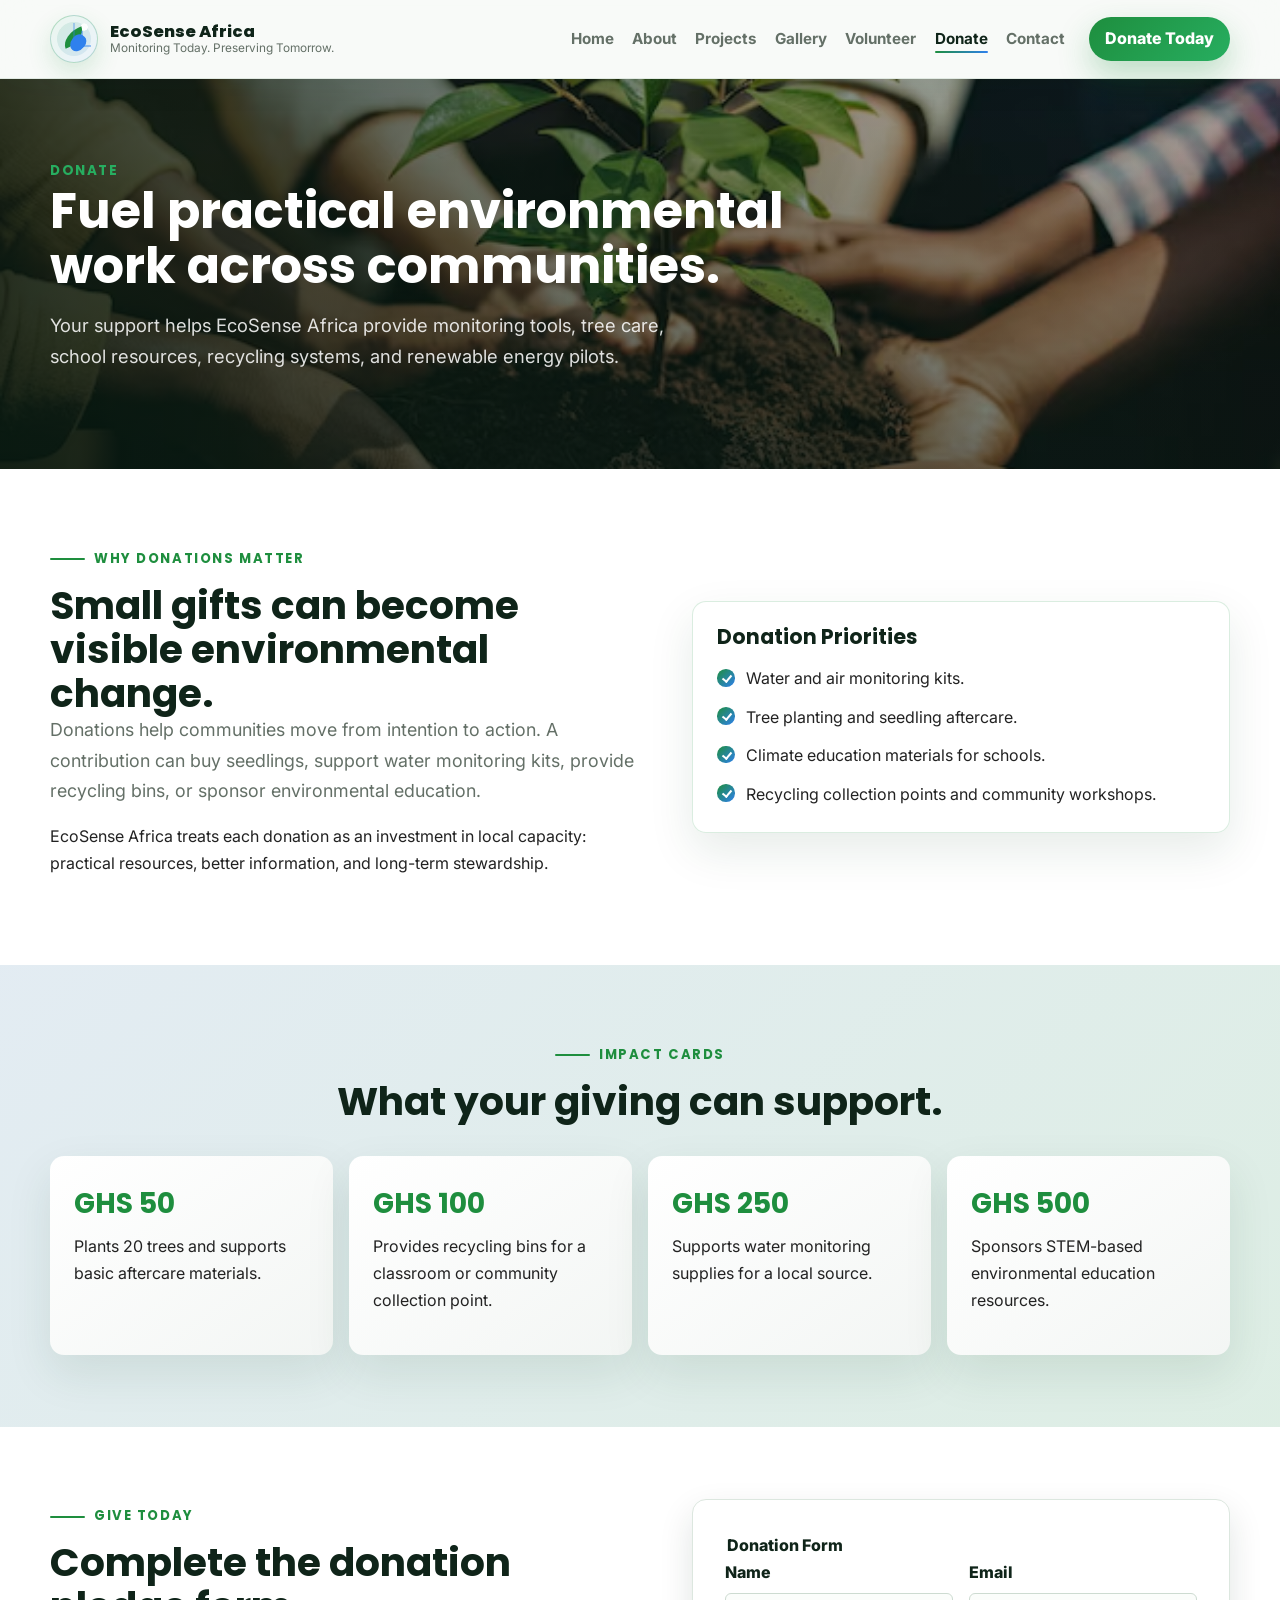
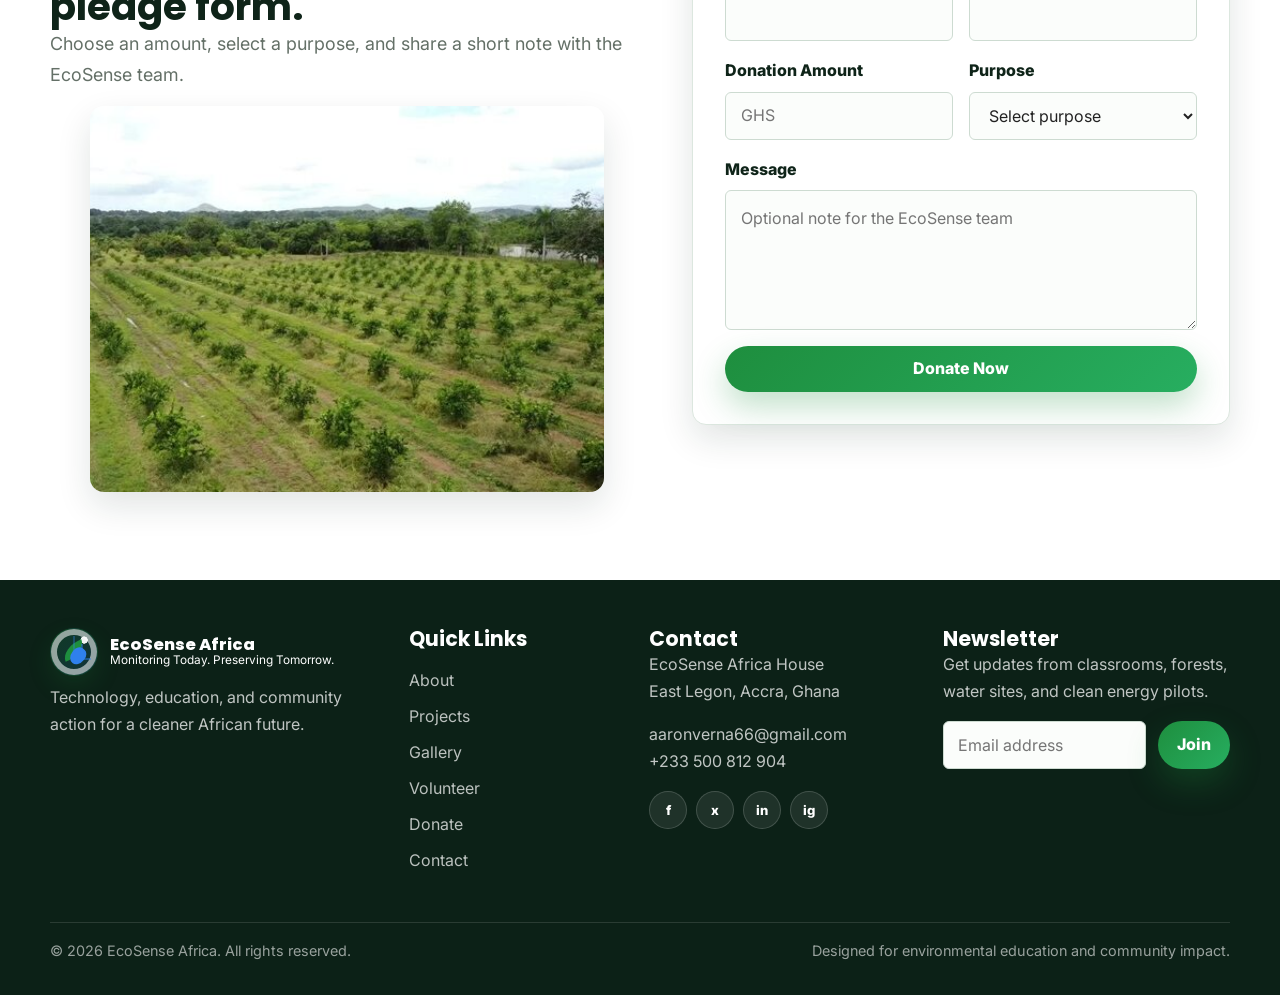
<file: donate.html>
<!DOCTYPE html>
<html lang="en">
<head>
  <meta charset="UTF-8">
  <meta name="viewport" content="width=device-width, initial-scale=1.0">
  <meta name="description" content="Donate to EcoSense Africa and support tree planting, recycling, water monitoring, STEM education, and environmental action.">
  <title>Donate | EcoSense Africa</title>
  <link rel="preconnect" href="https://fonts.googleapis.com">
  <link rel="preconnect" href="https://fonts.gstatic.com" crossorigin>
  <link href="https://fonts.googleapis.com/css2?family=Inter:wght@400;500;600;700;800&family=Poppins:wght@600;700;800&display=swap" rel="stylesheet">
  <link rel="stylesheet" href="css/style.css">
  <link rel="stylesheet" href="css/responsive.css">
</head>
<body>
  <a class="skip-link" href="#main-content">Skip to main content</a>
  <header class="site-header">
    <div class="container nav-shell">
      <a class="brand" href="index.html" aria-label="EcoSense Africa home">
        <span class="logo-mark" aria-hidden="true"><span class="logo-mark__leaf"></span><span class="logo-mark__drop"></span></span>
        <span class="brand__text"><span class="brand__name">EcoSense Africa</span><span class="brand__tagline">Monitoring Today. Preserving Tomorrow.</span></span>
      </a>
      <input class="nav-toggle" type="checkbox" id="nav-toggle" aria-label="Toggle navigation">
      <label class="nav-toggle-label" for="nav-toggle"><span aria-hidden="true"></span><span class="sr-only">Menu</span></label>
      <nav class="site-nav" aria-label="Primary navigation">
        <ul class="site-nav__links">
          <li><a href="index.html">Home</a></li>
          <li><a href="about.html">About</a></li>
          <li><a href="projects.html">Projects</a></li>
          <li><a href="gallery.html">Gallery</a></li>
          <li><a href="volunteer.html">Volunteer</a></li>
          <li><a href="donate.html" aria-current="page">Donate</a></li>
          <li><a href="contact.html">Contact</a></li>
        </ul>
        <a class="button button--primary button--nav" href="donate.html">Donate Today</a>
      </nav>
    </div>
  </header>

  <main id="main-content">
    <section class="page-hero" aria-labelledby="page-title">
      <img class="page-hero__image" src="hands.avif" alt="Hands holding a young tree seedling in soil">
      <div class="container">
        <span class="eyebrow">Donate</span>
        <h1 id="page-title">Fuel practical environmental work across communities.</h1>
        <p>Your support helps EcoSense Africa provide monitoring tools, tree care, school resources, recycling systems, and renewable energy pilots.</p>
      </div>
    </section>

    <section class="section section--light" aria-labelledby="donation-title">
      <div class="container split">
        <article>
          <span class="section-kicker">Why Donations Matter</span>
          <h2 id="donation-title">Small gifts can become visible environmental change.</h2>
          <p class="lead">Donations help communities move from intention to action. A contribution can buy seedlings, support water monitoring kits, provide recycling bins, or sponsor environmental education.</p>
          <p>EcoSense Africa treats each donation as an investment in local capacity: practical resources, better information, and long-term stewardship.</p>
        </article>
        <aside class="impact-note">
          <h3>Donation Priorities</h3>
          <ul class="check-list">
            <li>Water and air monitoring kits.</li>
            <li>Tree planting and seedling aftercare.</li>
            <li>Climate education materials for schools.</li>
            <li>Recycling collection points and community workshops.</li>
          </ul>
        </aside>
      </div>
    </section>

    <section class="section section--soft" aria-labelledby="impact-title">
      <div class="container">
        <div class="section-heading section-heading--center">
          <span class="section-kicker">Impact Cards</span>
          <h2 id="impact-title">What your giving can support.</h2>
        </div>
        <div class="donation-impact">
          <article><strong>GHS 50</strong><p>Plants 20 trees and supports basic aftercare materials.</p></article>
          <article><strong>GHS 100</strong><p>Provides recycling bins for a classroom or community collection point.</p></article>
          <article><strong>GHS 250</strong><p>Supports water monitoring supplies for a local source.</p></article>
          <article><strong>GHS 500</strong><p>Sponsors STEM-based environmental education resources.</p></article>
        </div>
      </div>
    </section>

    <section class="section section--light" aria-labelledby="donation-form-title">
      <div class="container split split--top">
        <article>
          <span class="section-kicker">Give Today</span>
          <h2 id="donation-form-title">Complete the donation pledge form.</h2>
          <p class="lead">Choose an amount, select a purpose, and share a short note with the EcoSense team.</p>
          <figure class="media-panel">
            <img src="trees.jpg" alt="Healthy young trees growing in a restoration site">
            <figcaption class="sr-only">Trees growing in a restoration site supported by donations.</figcaption>
          </figure>
        </article>

        <form class="form-panel" action="#" method="post" aria-label="Donation form">
          <fieldset>
            <legend>Donation Form</legend>
            <div class="form-grid">
              <div class="form-group">
                <label for="donor-name">Name</label>
                <input id="donor-name" name="name" type="text" autocomplete="name" required>
              </div>
              <div class="form-group">
                <label for="donor-email">Email</label>
                <input id="donor-email" name="email" type="email" autocomplete="email" required>
              </div>
              <div class="form-group">
                <label for="donation-amount">Donation Amount</label>
                <input id="donation-amount" name="amount" type="number" min="1" placeholder="GHS" required>
              </div>
              <div class="form-group">
                <label for="donation-purpose">Purpose</label>
                <select id="donation-purpose" name="purpose" required>
                  <option value="">Select purpose</option>
                  <option>Tree planting</option>
                  <option>Water monitoring</option>
                  <option>Environmental education</option>
                  <option>Recycling and waste reduction</option>
                  <option>General support</option>
                </select>
              </div>
              <div class="form-group form-group--full">
                <label for="donation-message">Message</label>
                <textarea id="donation-message" name="message" placeholder="Optional note for the EcoSense team"></textarea>
              </div>
              <div class="form-group form-group--full">
                <button class="button button--primary" type="submit">Donate Now</button>
              </div>
            </div>
          </fieldset>
        </form>
      </div>
    </section>
  </main>

  <footer class="site-footer">
    <div class="container footer-main">
      <section aria-labelledby="footer-brand-title">
        <a class="brand" href="index.html" aria-label="EcoSense Africa home">
          <span class="logo-mark" aria-hidden="true"><span class="logo-mark__leaf"></span><span class="logo-mark__drop"></span></span>
          <span class="brand__text"><span class="brand__name" id="footer-brand-title">EcoSense Africa</span><span class="brand__tagline">Monitoring Today. Preserving Tomorrow.</span></span>
        </a>
        <p>Technology, education, and community action for a cleaner African future.</p>
      </section>
      <nav aria-label="Footer quick links">
        <h3>Quick Links</h3>
        <ul class="footer-links">
          <li><a href="about.html">About</a></li>
          <li><a href="projects.html">Projects</a></li>
          <li><a href="gallery.html">Gallery</a></li>
          <li><a href="volunteer.html">Volunteer</a></li>
          <li><a href="donate.html">Donate</a></li>
          <li><a href="contact.html">Contact</a></li>
        </ul>
      </nav>
      <section aria-labelledby="footer-contact-title">
        <h3 id="footer-contact-title">Contact</h3>
        <p>EcoSense Africa House<br>East Legon, Accra, Ghana</p>
        <p><a href="mailto:aaronverna66@gmail.com">aaronverna66@gmail.com</a><br><a href="tel:+233500812904">+233 500 812 904</a></p>
        <ul class="social-list" aria-label="Social media links">
          <li><a href="#" aria-label="Facebook">f</a></li>
          <li><a href="#" aria-label="X">x</a></li>
          <li><a href="#" aria-label="LinkedIn">in</a></li>
          <li><a href="#" aria-label="Instagram">ig</a></li>
        </ul>
      </section>
      <section aria-labelledby="footer-newsletter-title">
        <h3 id="footer-newsletter-title">Newsletter</h3>
        <p>Get updates from classrooms, forests, water sites, and clean energy pilots.</p>
        <form class="form-inline" action="#" method="post" aria-label="Footer newsletter signup">
          <label class="sr-only" for="footer-email">Email address</label>
          <input id="footer-email" name="email" type="email" placeholder="Email address">
          <button class="button button--primary" type="submit">Join</button>
        </form>
      </section>
    </div>
    <div class="container footer-bottom">
      <p>&copy; 2026 EcoSense Africa. All rights reserved.</p>
      <p>Designed for environmental education and community impact.</p>
    </div>
  </footer>
</body>
</html>
</file>
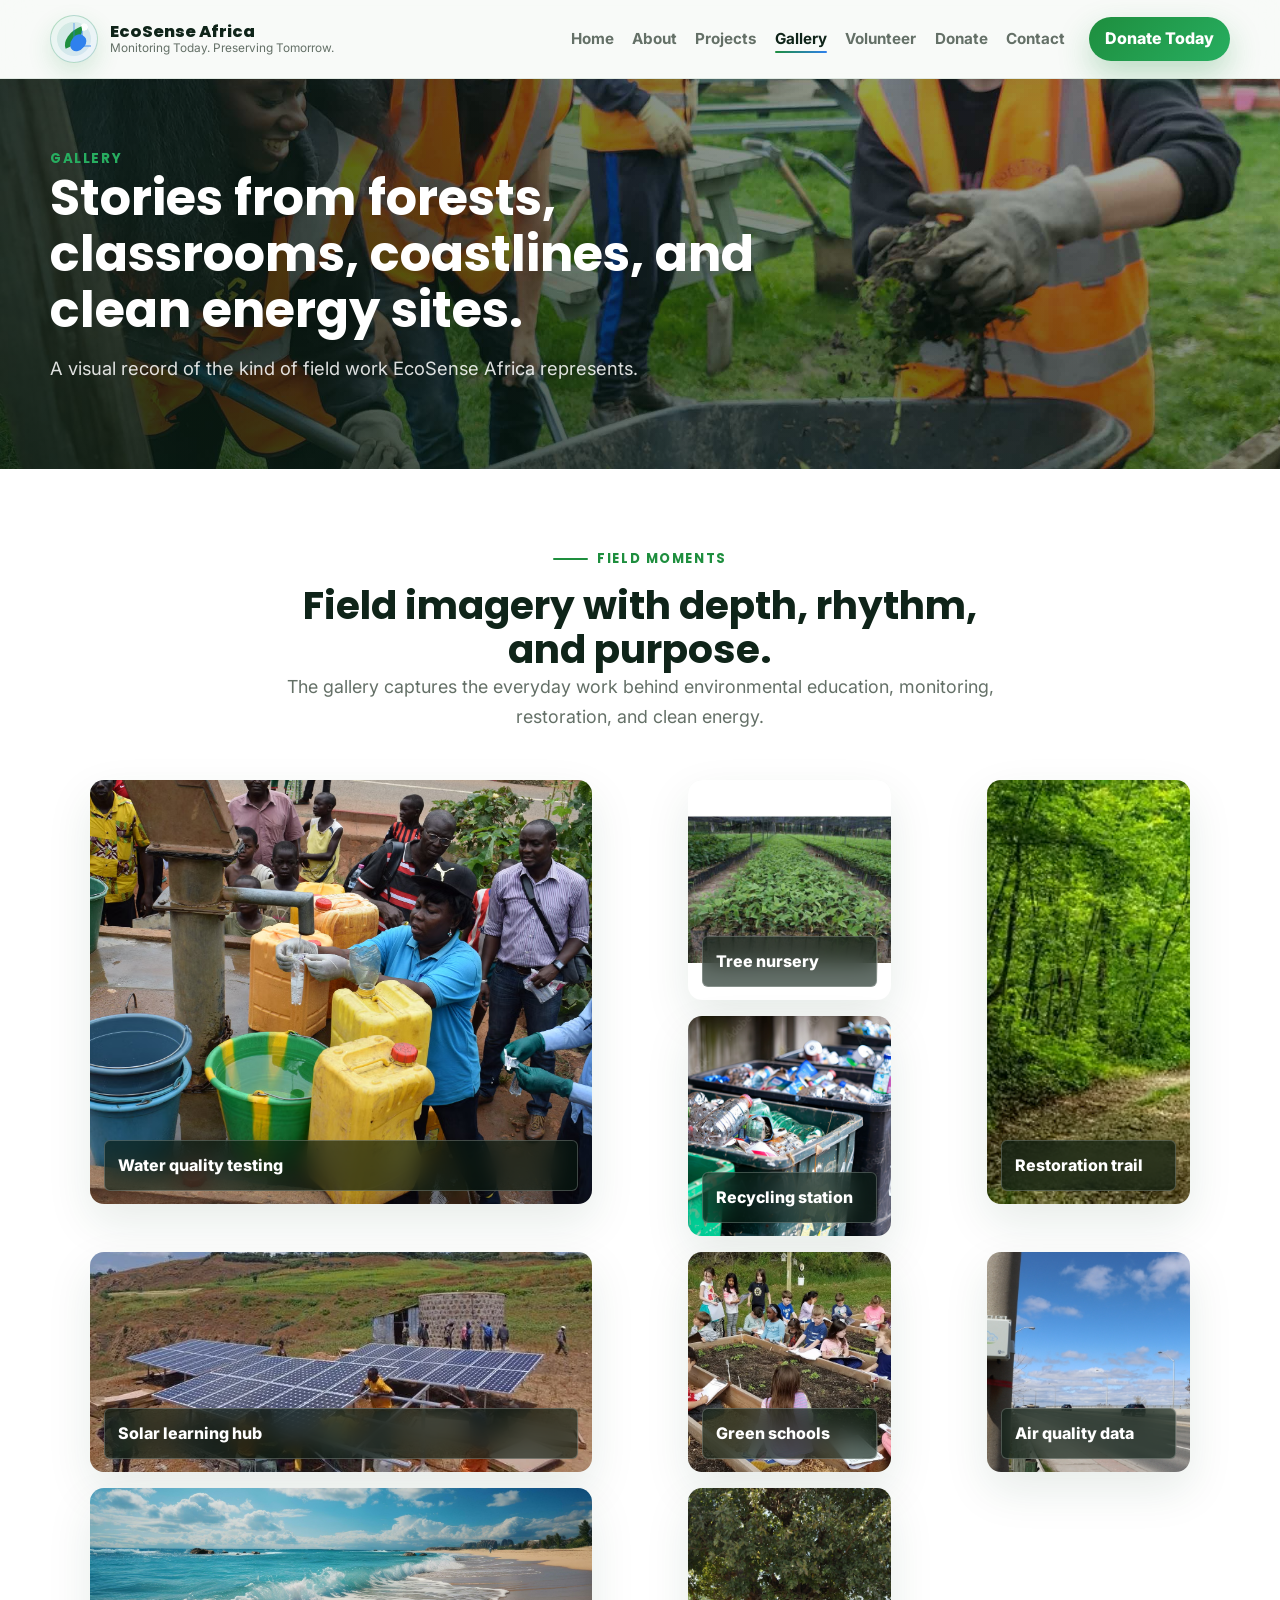
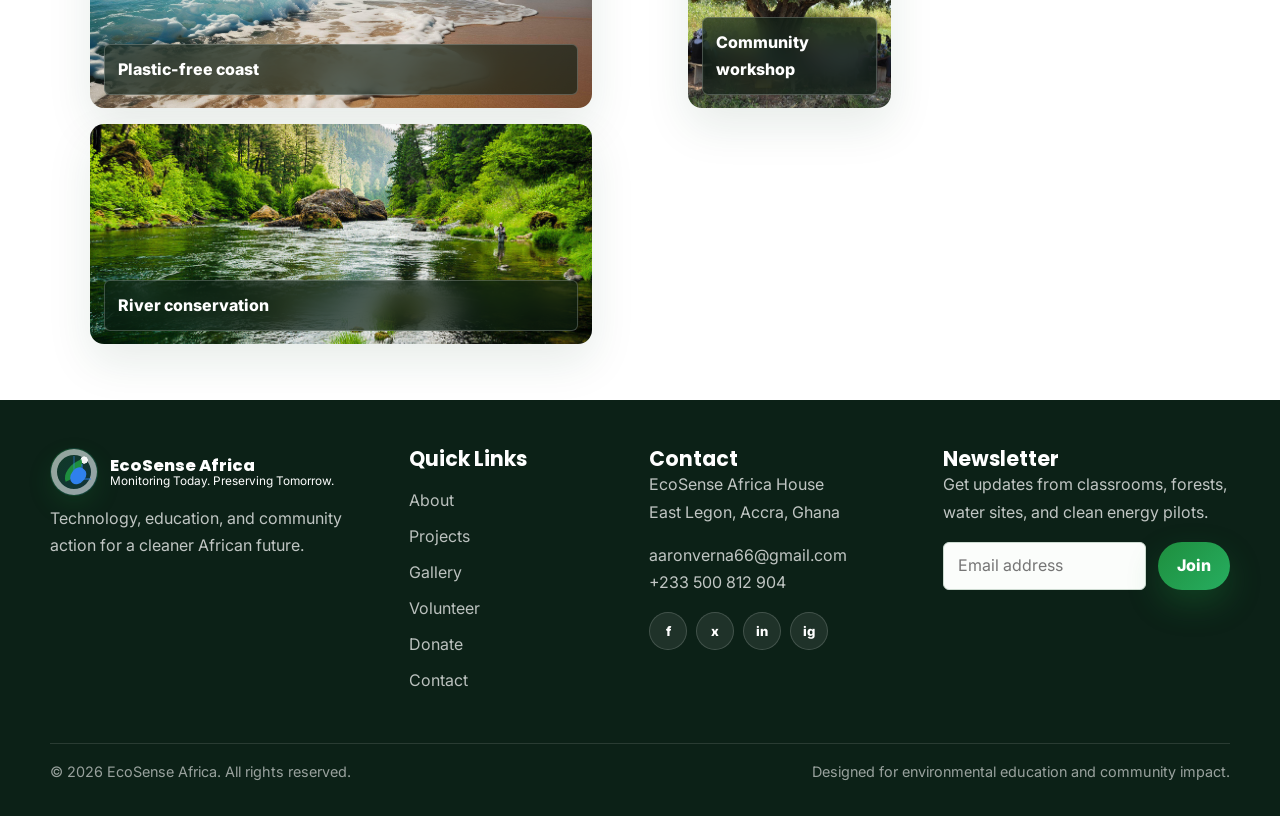
<file: gallery.html>
<!DOCTYPE html>
<html lang="en">
<head>
  <meta charset="UTF-8">
  <meta name="viewport" content="width=device-width, initial-scale=1.0">
  <meta name="description" content="View EcoSense Africa's environmental gallery featuring water, trees, schools, solar energy, recycling, and community action.">
  <title>Gallery | EcoSense Africa</title>
  <link rel="preconnect" href="https://fonts.googleapis.com">
  <link rel="preconnect" href="https://fonts.gstatic.com" crossorigin>
  <link href="https://fonts.googleapis.com/css2?family=Inter:wght@400;500;600;700;800&family=Poppins:wght@600;700;800&display=swap" rel="stylesheet">
  <link rel="stylesheet" href="css/style.css">
  <link rel="stylesheet" href="css/responsive.css">
</head>
<body>
  <a class="skip-link" href="#main-content">Skip to main content</a>
  <header class="site-header">
    <div class="container nav-shell">
      <a class="brand" href="index.html" aria-label="EcoSense Africa home">
        <span class="logo-mark" aria-hidden="true"><span class="logo-mark__leaf"></span><span class="logo-mark__drop"></span></span>
        <span class="brand__text"><span class="brand__name">EcoSense Africa</span><span class="brand__tagline">Monitoring Today. Preserving Tomorrow.</span></span>
      </a>
      <input class="nav-toggle" type="checkbox" id="nav-toggle" aria-label="Toggle navigation">
      <label class="nav-toggle-label" for="nav-toggle"><span aria-hidden="true"></span><span class="sr-only">Menu</span></label>
      <nav class="site-nav" aria-label="Primary navigation">
        <ul class="site-nav__links">
          <li><a href="index.html">Home</a></li>
          <li><a href="about.html">About</a></li>
          <li><a href="projects.html">Projects</a></li>
          <li><a href="gallery.html" aria-current="page">Gallery</a></li>
          <li><a href="volunteer.html">Volunteer</a></li>
          <li><a href="donate.html">Donate</a></li>
          <li><a href="contact.html">Contact</a></li>
        </ul>
        <a class="button button--primary button--nav" href="donate.html">Donate Today</a>
      </nav>
    </div>
  </header>

  <main id="main-content">
    <section class="page-hero" aria-labelledby="page-title">
      <img class="page-hero__image" src="work.jpg" alt="Environmental volunteers working in a green landscape">
      <div class="container">
        <span class="eyebrow">Gallery</span>
        <h1 id="page-title">Stories from forests, classrooms, coastlines, and clean energy sites.</h1>
        <p>A visual record of the kind of field work EcoSense Africa represents.</p>
      </div>
    </section>

    <section class="section section--light" aria-labelledby="gallery-title">
      <div class="container">
        <div class="section-heading section-heading--center">
          <span class="section-kicker">Field Moments</span>
          <h2 id="gallery-title">Field imagery with depth, rhythm, and purpose.</h2>
          <p class="lead">The gallery captures the everyday work behind environmental education, monitoring, restoration, and clean energy.</p>
        </div>

        <div class="gallery-grid">
          <figure class="gallery-item gallery-item--large">
            <img src="test.avif" alt="Volunteer testing water quality in the field">
            <figcaption>Water quality testing</figcaption>
          </figure>
          <figure class="gallery-item">
            <img src="seed.jpg" alt="Young tree seedlings arranged in a nursery">
            <figcaption>Tree nursery</figcaption>
          </figure>
          <figure class="gallery-item gallery-item--tall">
            <img src="path.webp" alt="Green forest path in a conservation zone">
            <figcaption>Restoration trail</figcaption>
          </figure>
          <figure class="gallery-item gallery-item--wide">
            <img src="solar2.webp" alt="Solar panels in a rural community">
            <figcaption>Solar learning hub</figcaption>
          </figure>
          <figure class="gallery-item">
            <img src="bins.jpg" alt="Sorted recyclable materials in collection bins">
            <figcaption>Recycling station</figcaption>
          </figure>
          <figure class="gallery-item">
            <img src="school1.jpg" alt="School garden with students learning outdoors">
            <figcaption>Green schools</figcaption>
          </figure>
          <figure class="gallery-item gallery-item--wide">
            <img src="clean.jpeg" alt="Clean coastline after a volunteer cleanup">
            <figcaption>Plastic-free coast</figcaption>
          </figure>
          <figure class="gallery-item">
            <img src="air1.jpg" alt="Compact air quality monitor near a road">
            <figcaption>Air quality data</figcaption>
          </figure>
          <figure class="gallery-item">
            <img src="workshop.jpg" alt="Community workshop under trees">
            <figcaption>Community workshop</figcaption>
          </figure>
          <figure class="gallery-item gallery-item--wide">
            <img src="water1.jpg" alt="River flowing through a protected green area">
            <figcaption>River conservation</figcaption>
          </figure>
        </div>
      </div>
    </section>
  </main>

  <footer class="site-footer">
    <div class="container footer-main">
      <section aria-labelledby="footer-brand-title">
        <a class="brand" href="index.html" aria-label="EcoSense Africa home">
          <span class="logo-mark" aria-hidden="true"><span class="logo-mark__leaf"></span><span class="logo-mark__drop"></span></span>
          <span class="brand__text"><span class="brand__name" id="footer-brand-title">EcoSense Africa</span><span class="brand__tagline">Monitoring Today. Preserving Tomorrow.</span></span>
        </a>
        <p>Technology, education, and community action for a cleaner African future.</p>
      </section>
      <nav aria-label="Footer quick links">
        <h3>Quick Links</h3>
        <ul class="footer-links">
          <li><a href="about.html">About</a></li>
          <li><a href="projects.html">Projects</a></li>
          <li><a href="gallery.html">Gallery</a></li>
          <li><a href="volunteer.html">Volunteer</a></li>
          <li><a href="donate.html">Donate</a></li>
          <li><a href="contact.html">Contact</a></li>
        </ul>
      </nav>
      <section aria-labelledby="footer-contact-title">
        <h3 id="footer-contact-title">Contact</h3>
        <p>EcoSense Africa House<br>East Legon, Accra, Ghana</p>
        <p><a href="mailto:aaronverna66@gmail.com">aaronverna66@gmail.com</a><br><a href="tel:+233500812904">+233 500 812 904</a></p>
        <ul class="social-list" aria-label="Social media links">
          <li><a href="#" aria-label="Facebook">f</a></li>
          <li><a href="#" aria-label="X">x</a></li>
          <li><a href="#" aria-label="LinkedIn">in</a></li>
          <li><a href="#" aria-label="Instagram">ig</a></li>
        </ul>
      </section>
      <section aria-labelledby="footer-newsletter-title">
        <h3 id="footer-newsletter-title">Newsletter</h3>
        <p>Get updates from classrooms, forests, water sites, and clean energy pilots.</p>
        <form class="form-inline" action="#" method="post" aria-label="Footer newsletter signup">
          <label class="sr-only" for="footer-email">Email address</label>
          <input id="footer-email" name="email" type="email" placeholder="Email address">
          <button class="button button--primary" type="submit">Join</button>
        </form>
      </section>
    </div>
    <div class="container footer-bottom">
      <p>&copy; 2026 EcoSense Africa. All rights reserved.</p>
      <p>Designed for environmental education and community impact.</p>
    </div>
  </footer>
</body>
</html>
</file>
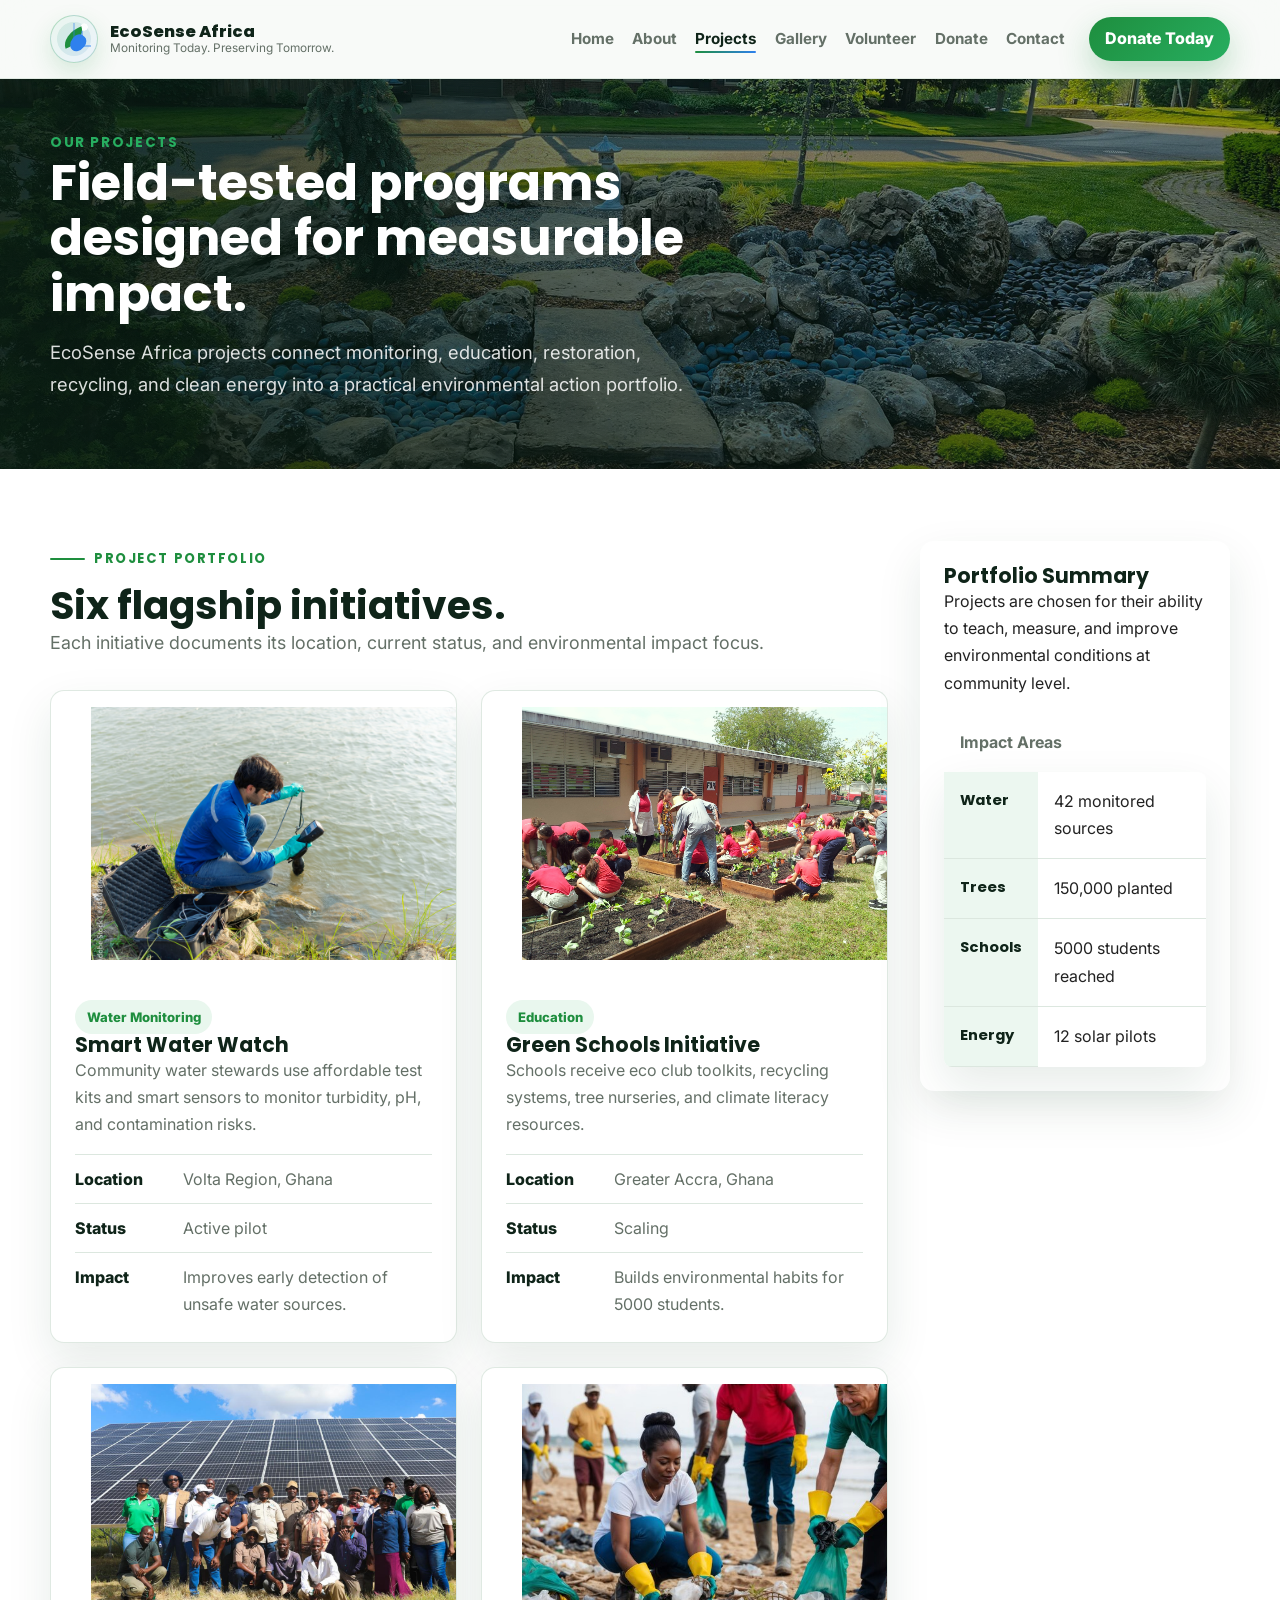
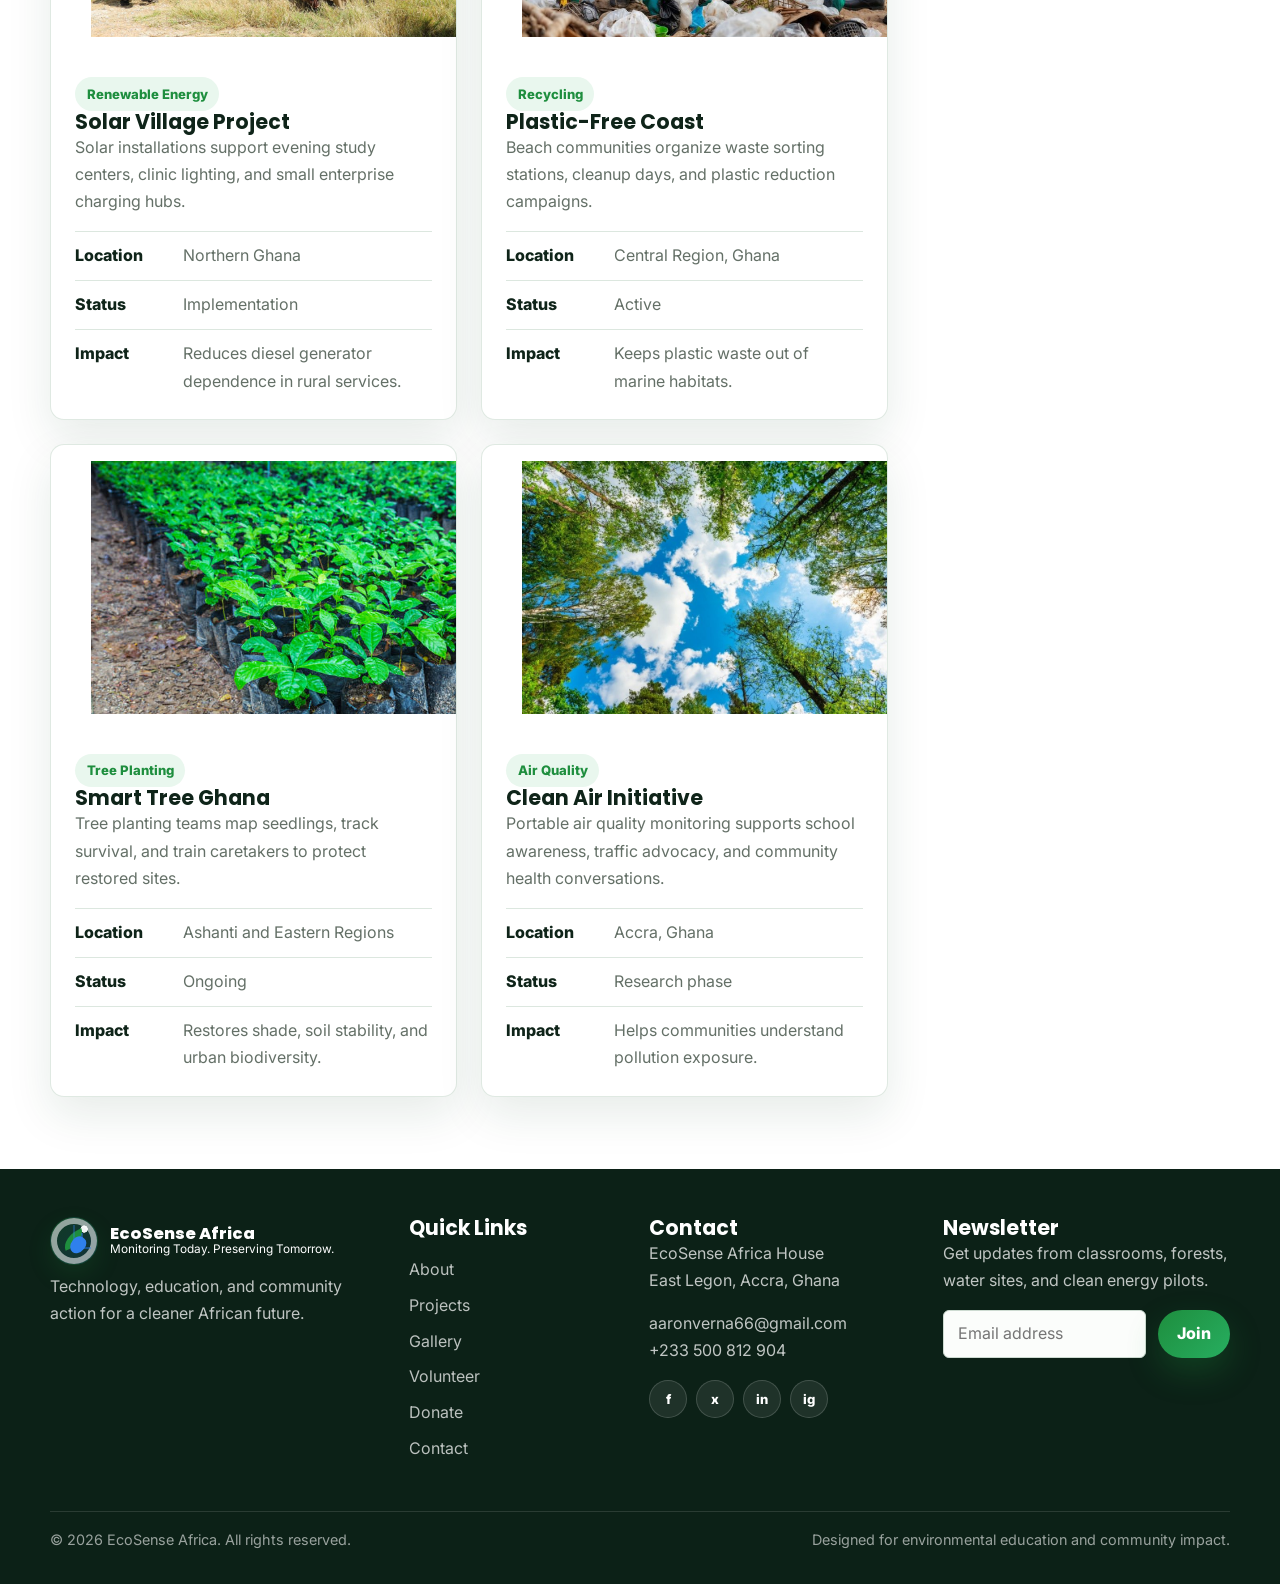
<file: projects.html>
<!DOCTYPE html>
<html lang="en">
<head>
  <meta charset="UTF-8">
  <meta name="viewport" content="width=device-width, initial-scale=1.0">
  <meta name="description" content="Explore EcoSense Africa projects in water monitoring, green schools, solar energy, recycling, tree planting, and air quality.">
  <title>Projects | EcoSense Africa</title>
  <link rel="preconnect" href="https://fonts.googleapis.com">
  <link rel="preconnect" href="https://fonts.gstatic.com" crossorigin>
  <link href="https://fonts.googleapis.com/css2?family=Inter:wght@400;500;600;700;800&family=Poppins:wght@600;700;800&display=swap" rel="stylesheet">
  <link rel="stylesheet" href="css/style.css">
  <link rel="stylesheet" href="css/responsive.css">
</head>
<body>
  <a class="skip-link" href="#main-content">Skip to main content</a>
  <header class="site-header">
    <div class="container nav-shell">
      <a class="brand" href="index.html" aria-label="EcoSense Africa home">
        <span class="logo-mark" aria-hidden="true"><span class="logo-mark__leaf"></span><span class="logo-mark__drop"></span></span>
        <span class="brand__text"><span class="brand__name">EcoSense Africa</span><span class="brand__tagline">Monitoring Today. Preserving Tomorrow.</span></span>
      </a>
      <input class="nav-toggle" type="checkbox" id="nav-toggle" aria-label="Toggle navigation">
      <label class="nav-toggle-label" for="nav-toggle"><span aria-hidden="true"></span><span class="sr-only">Menu</span></label>
      <nav class="site-nav" aria-label="Primary navigation">
        <ul class="site-nav__links">
          <li><a href="index.html">Home</a></li>
          <li><a href="about.html">About</a></li>
          <li><a href="projects.html" aria-current="page">Projects</a></li>
          <li><a href="gallery.html">Gallery</a></li>
          <li><a href="volunteer.html">Volunteer</a></li>
          <li><a href="donate.html">Donate</a></li>
          <li><a href="contact.html">Contact</a></li>
        </ul>
        <a class="button button--primary button--nav" href="donate.html">Donate Today</a>
      </nav>
    </div>
  </header>

  <main id="main-content">
    <section class="page-hero" aria-labelledby="page-title">
      <img class="page-hero__image" src="land.webp" alt="Green landscape with conservation project activity">
      <div class="container">
        <span class="eyebrow">Our Projects</span>
        <h1 id="page-title">Field-tested programs designed for measurable impact.</h1>
        <p>EcoSense Africa projects connect monitoring, education, restoration, recycling, and clean energy into a practical environmental action portfolio.</p>
      </div>
    </section>

    <section class="section section--light" aria-labelledby="projects-title">
      <div class="container project-layout">
        <div>
          <div class="section-heading">
            <span class="section-kicker">Project Portfolio</span>
            <h2 id="projects-title">Six flagship initiatives.</h2>
            <p class="lead">Each initiative documents its location, current status, and environmental impact focus.</p>
          </div>

          <div class="card-grid card-grid--two">
            <article class="card">
              <figure class="card__image">
                <img src="water.jpg" alt="Water testing equipment near a river">
              </figure>
              <div class="card__body">
                <span class="pill">Water Monitoring</span>
                <h3>Smart Water Watch</h3>
                <p>Community water stewards use affordable test kits and smart sensors to monitor turbidity, pH, and contamination risks.</p>
                <dl class="meta-list">
                  <div><dt>Location</dt><dd>Volta Region, Ghana</dd></div>
                  <div><dt>Status</dt><dd>Active pilot</dd></div>
                  <div><dt>Impact</dt><dd>Improves early detection of unsafe water sources.</dd></div>
                </dl>
              </div>
            </article>

            <article class="card">
              <figure class="card__image">
                <img src="plant.jfif" alt="Students planting vegetables in a school garden">
              </figure>
              <div class="card__body">
                <span class="pill">Education</span>
                <h3>Green Schools Initiative</h3>
                <p>Schools receive eco club toolkits, recycling systems, tree nurseries, and climate literacy resources.</p>
                <dl class="meta-list">
                  <div><dt>Location</dt><dd>Greater Accra, Ghana</dd></div>
                  <div><dt>Status</dt><dd>Scaling</dd></div>
                  <div><dt>Impact</dt><dd>Builds environmental habits for 5000 students.</dd></div>
                </dl>
              </div>
            </article>

            <article class="card">
              <figure class="card__image">
                <img src="solar1.jpg" alt="Solar panels on a rural community building">
              </figure>
              <div class="card__body">
                <span class="pill">Renewable Energy</span>
                <h3>Solar Village Project</h3>
                <p>Solar installations support evening study centers, clinic lighting, and small enterprise charging hubs.</p>
                <dl class="meta-list">
                  <div><dt>Location</dt><dd>Northern Ghana</dd></div>
                  <div><dt>Status</dt><dd>Implementation</dd></div>
                  <div><dt>Impact</dt><dd>Reduces diesel generator dependence in rural services.</dd></div>
                </dl>
              </div>
            </article>

            <article class="card">
              <figure class="card__image">
                <img src="cleanup.jpg" alt="Coastal cleanup team collecting plastic waste">
              </figure>
              <div class="card__body">
                <span class="pill">Recycling</span>
                <h3>Plastic-Free Coast</h3>
                <p>Beach communities organize waste sorting stations, cleanup days, and plastic reduction campaigns.</p>
                <dl class="meta-list">
                  <div><dt>Location</dt><dd>Central Region, Ghana</dd></div>
                  <div><dt>Status</dt><dd>Active</dd></div>
                  <div><dt>Impact</dt><dd>Keeps plastic waste out of marine habitats.</dd></div>
                </dl>
              </div>
            </article>

            <article class="card">
              <figure class="card__image">
                <img src="tree.jpg" alt="Young tree seedlings in a restoration nursery">
              </figure>
              <div class="card__body">
                <span class="pill">Tree Planting</span>
                <h3>Smart Tree Ghana</h3>
                <p>Tree planting teams map seedlings, track survival, and train caretakers to protect restored sites.</p>
                <dl class="meta-list">
                  <div><dt>Location</dt><dd>Ashanti and Eastern Regions</dd></div>
                  <div><dt>Status</dt><dd>Ongoing</dd></div>
                  <div><dt>Impact</dt><dd>Restores shade, soil stability, and urban biodiversity.</dd></div>
                </dl>
              </div>
            </article>

            <article class="card">
              <figure class="card__image">
                <img src="air.jpg" alt="City skyline with trees and clear sky">
              </figure>
              <div class="card__body">
                <span class="pill">Air Quality</span>
                <h3>Clean Air Initiative</h3>
                <p>Portable air quality monitoring supports school awareness, traffic advocacy, and community health conversations.</p>
                <dl class="meta-list">
                  <div><dt>Location</dt><dd>Accra, Ghana</dd></div>
                  <div><dt>Status</dt><dd>Research phase</dd></div>
                  <div><dt>Impact</dt><dd>Helps communities understand pollution exposure.</dd></div>
                </dl>
              </div>
            </article>
          </div>
        </div>

        <aside class="project-aside" aria-labelledby="portfolio-summary-title">
          <h3 id="portfolio-summary-title">Portfolio Summary</h3>
          <p>Projects are chosen for their ability to teach, measure, and improve environmental conditions at community level.</p>
          <table>
            <caption>Impact Areas</caption>
            <tbody>
              <tr><th scope="row">Water</th><td>42 monitored sources</td></tr>
              <tr><th scope="row">Trees</th><td>150,000 planted</td></tr>
              <tr><th scope="row">Schools</th><td>5000 students reached</td></tr>
              <tr><th scope="row">Energy</th><td>12 solar pilots</td></tr>
            </tbody>
          </table>
        </aside>
      </div>
    </section>
  </main>

  <footer class="site-footer">
    <div class="container footer-main">
      <section aria-labelledby="footer-brand-title">
        <a class="brand" href="index.html" aria-label="EcoSense Africa home">
          <span class="logo-mark" aria-hidden="true"><span class="logo-mark__leaf"></span><span class="logo-mark__drop"></span></span>
          <span class="brand__text"><span class="brand__name" id="footer-brand-title">EcoSense Africa</span><span class="brand__tagline">Monitoring Today. Preserving Tomorrow.</span></span>
        </a>
        <p>Technology, education, and community action for a cleaner African future.</p>
      </section>
      <nav aria-label="Footer quick links">
        <h3>Quick Links</h3>
        <ul class="footer-links">
          <li><a href="about.html">About</a></li>
          <li><a href="projects.html">Projects</a></li>
          <li><a href="gallery.html">Gallery</a></li>
          <li><a href="volunteer.html">Volunteer</a></li>
          <li><a href="donate.html">Donate</a></li>
          <li><a href="contact.html">Contact</a></li>
        </ul>
      </nav>
      <section aria-labelledby="footer-contact-title">
        <h3 id="footer-contact-title">Contact</h3>
        <p>EcoSense Africa House<br>East Legon, Accra, Ghana</p>
        <p><a href="mailto:aaronverna66@gmail.com">aaronverna66@gmail.com</a><br><a href="tel:+233500812904">+233 500 812 904</a></p>
        <ul class="social-list" aria-label="Social media links">
          <li><a href="#" aria-label="Facebook">f</a></li>
          <li><a href="#" aria-label="X">x</a></li>
          <li><a href="#" aria-label="LinkedIn">in</a></li>
          <li><a href="#" aria-label="Instagram">ig</a></li>
        </ul>
      </section>
      <section aria-labelledby="footer-newsletter-title">
        <h3 id="footer-newsletter-title">Newsletter</h3>
        <p>Get updates from classrooms, forests, water sites, and clean energy pilots.</p>
        <form class="form-inline" action="#" method="post" aria-label="Footer newsletter signup">
          <label class="sr-only" for="footer-email">Email address</label>
          <input id="footer-email" name="email" type="email" placeholder="Email address">
          <button class="button button--primary" type="submit">Join</button>
        </form>
      </section>
    </div>
    <div class="container footer-bottom">
      <p>&copy; 2026 EcoSense Africa. All rights reserved.</p>
      <p>Designed for environmental education and community impact.</p>
    </div>
  </footer>
</body>
</html>
</file>
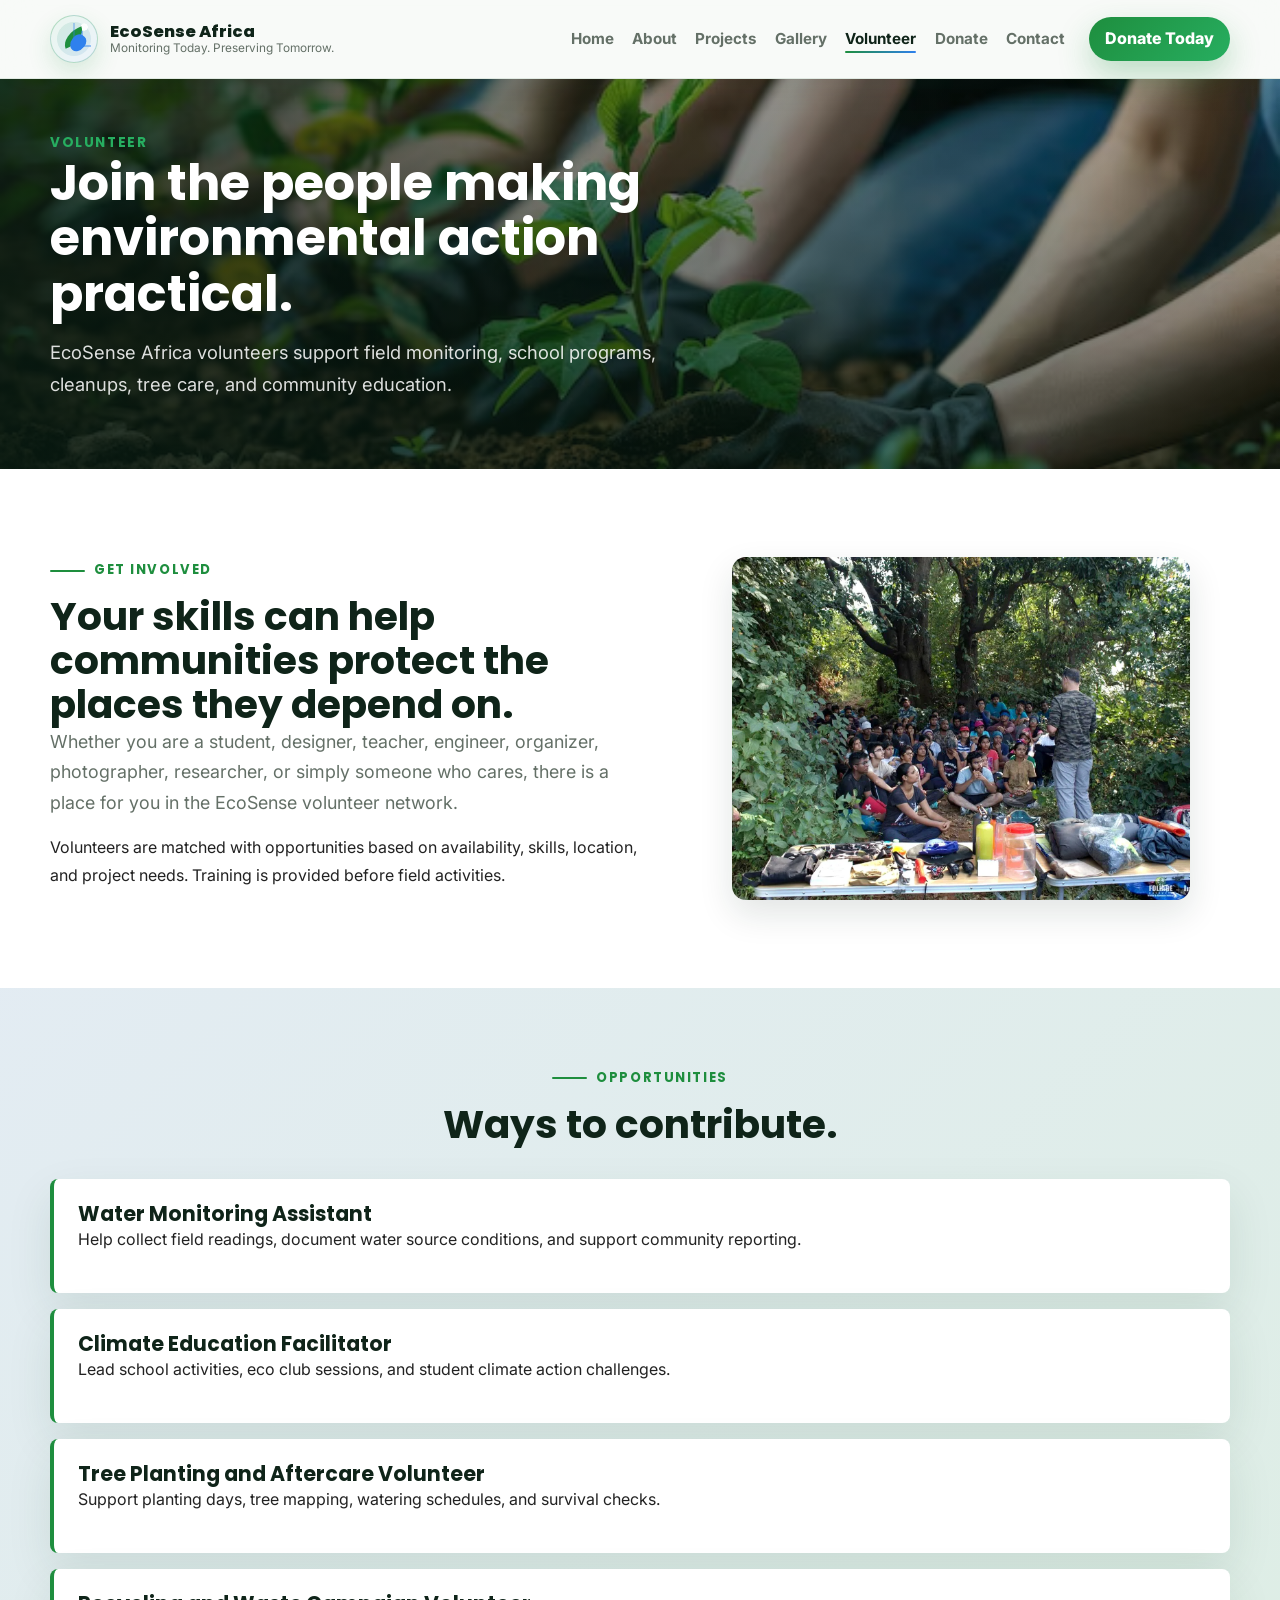
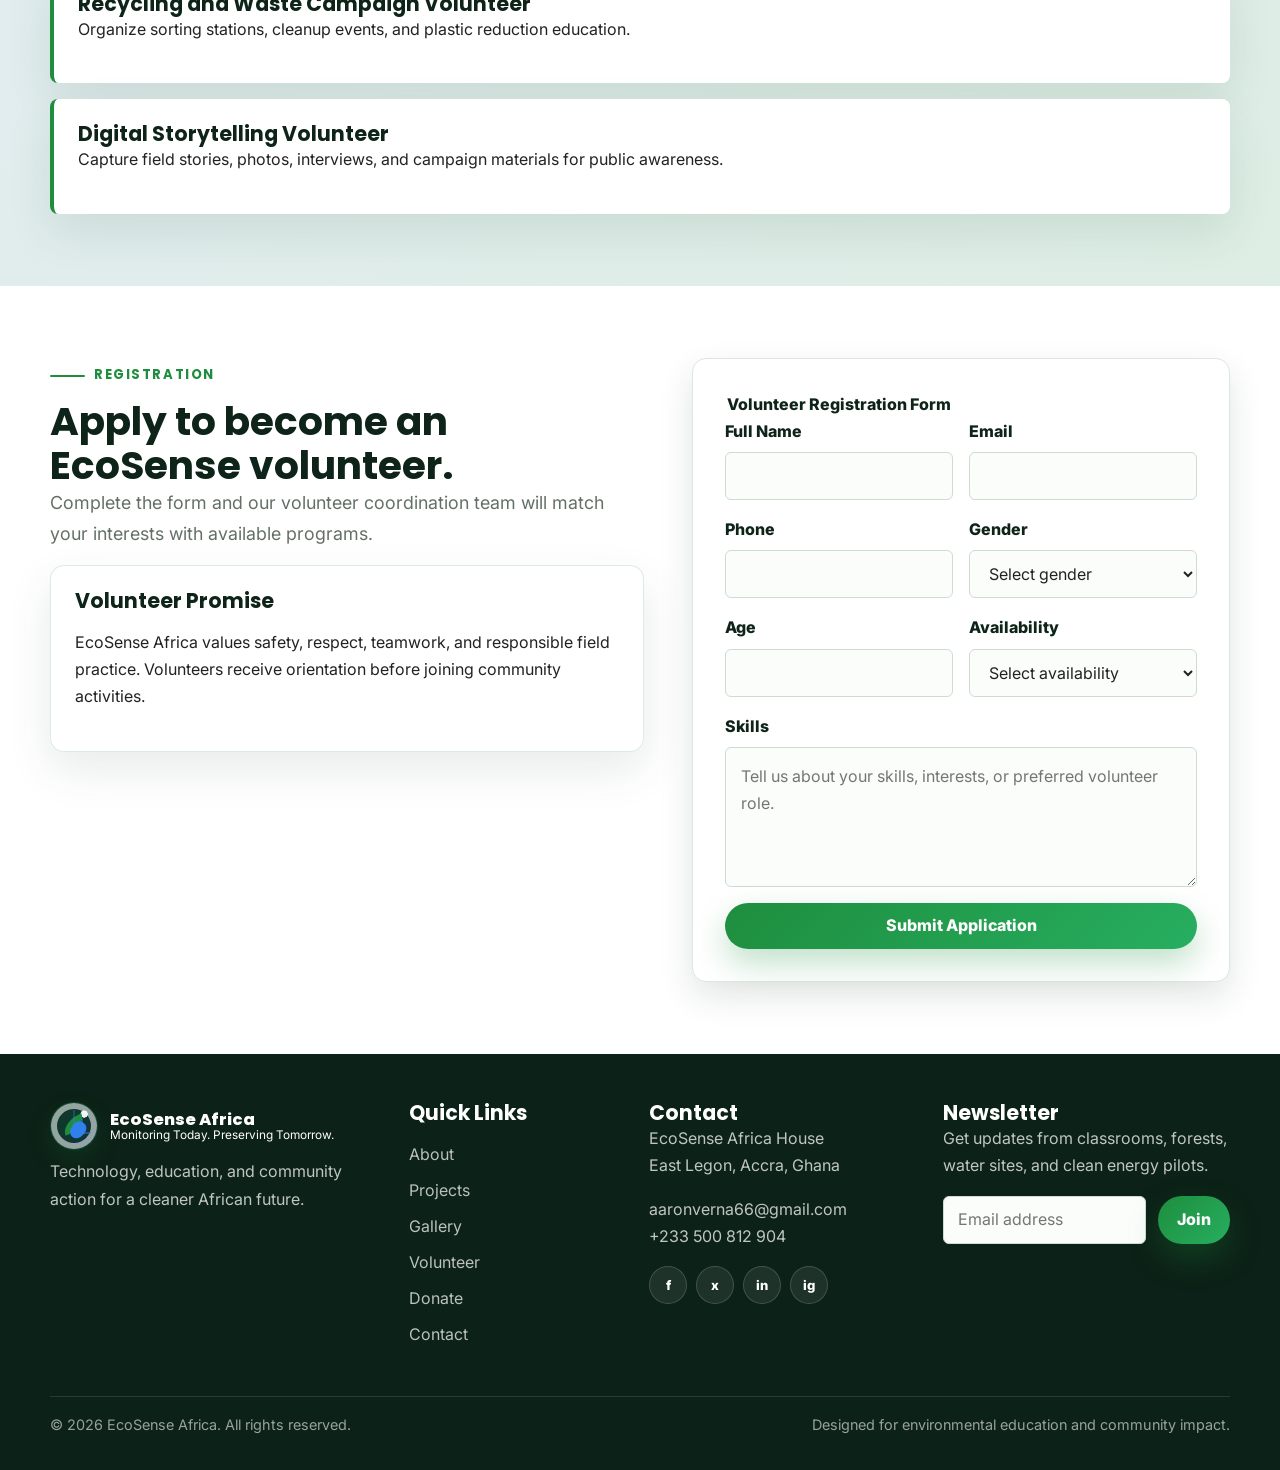
<file: volunteer.html>
<!DOCTYPE html>
<html lang="en">
<head>
  <meta charset="UTF-8">
  <meta name="viewport" content="width=device-width, initial-scale=1.0">
  <meta name="description" content="Volunteer with EcoSense Africa through environmental education, water monitoring, tree planting, recycling, clean energy, and community outreach.">
  <title>Volunteer | EcoSense Africa</title>
  <link rel="preconnect" href="https://fonts.googleapis.com">
  <link rel="preconnect" href="https://fonts.gstatic.com" crossorigin>
  <link href="https://fonts.googleapis.com/css2?family=Inter:wght@400;500;600;700;800&family=Poppins:wght@600;700;800&display=swap" rel="stylesheet">
  <link rel="stylesheet" href="css/style.css">
  <link rel="stylesheet" href="css/responsive.css">
</head>
<body>
  <a class="skip-link" href="#main-content">Skip to main content</a>
  <header class="site-header">
    <div class="container nav-shell">
      <a class="brand" href="index.html" aria-label="EcoSense Africa home">
        <span class="logo-mark" aria-hidden="true"><span class="logo-mark__leaf"></span><span class="logo-mark__drop"></span></span>
        <span class="brand__text"><span class="brand__name">EcoSense Africa</span><span class="brand__tagline">Monitoring Today. Preserving Tomorrow.</span></span>
      </a>
      <input class="nav-toggle" type="checkbox" id="nav-toggle" aria-label="Toggle navigation">
      <label class="nav-toggle-label" for="nav-toggle"><span aria-hidden="true"></span><span class="sr-only">Menu</span></label>
      <nav class="site-nav" aria-label="Primary navigation">
        <ul class="site-nav__links">
          <li><a href="index.html">Home</a></li>
          <li><a href="about.html">About</a></li>
          <li><a href="projects.html">Projects</a></li>
          <li><a href="gallery.html">Gallery</a></li>
          <li><a href="volunteer.html" aria-current="page">Volunteer</a></li>
          <li><a href="donate.html">Donate</a></li>
          <li><a href="contact.html">Contact</a></li>
        </ul>
        <a class="button button--primary button--nav" href="donate.html">Donate Today</a>
      </nav>
    </div>
  </header>

  <main id="main-content">
    <section class="page-hero" aria-labelledby="page-title">
      <img class="page-hero__image" src="tree1.avif" alt="Volunteers planting trees together in a community green space">
      <div class="container">
        <span class="eyebrow">Volunteer</span>
        <h1 id="page-title">Join the people making environmental action practical.</h1>
        <p>EcoSense Africa volunteers support field monitoring, school programs, cleanups, tree care, and community education.</p>
      </div>
    </section>

    <section class="section section--light" aria-labelledby="volunteer-intro-title">
      <div class="container split">
        <article>
          <span class="section-kicker">Get Involved</span>
          <h2 id="volunteer-intro-title">Your skills can help communities protect the places they depend on.</h2>
          <p class="lead">Whether you are a student, designer, teacher, engineer, organizer, photographer, researcher, or simply someone who cares, there is a place for you in the EcoSense volunteer network.</p>
          <p>Volunteers are matched with opportunities based on availability, skills, location, and project needs. Training is provided before field activities.</p>
        </article>
        <figure class="media-panel">
          <img src="session.webp" alt="Volunteer training session in an outdoor community space">
          <figcaption class="sr-only">Volunteer training session with community participants.</figcaption>
        </figure>
      </div>
    </section>

    <section class="section section--soft" aria-labelledby="opportunities-title">
      <div class="container">
        <div class="section-heading section-heading--center">
          <span class="section-kicker">Opportunities</span>
          <h2 id="opportunities-title">Ways to contribute.</h2>
        </div>
        <ul class="opportunity-list">
          <li><h3>Water Monitoring Assistant</h3><p>Help collect field readings, document water source conditions, and support community reporting.</p></li>
          <li><h3>Climate Education Facilitator</h3><p>Lead school activities, eco club sessions, and student climate action challenges.</p></li>
          <li><h3>Tree Planting and Aftercare Volunteer</h3><p>Support planting days, tree mapping, watering schedules, and survival checks.</p></li>
          <li><h3>Recycling and Waste Campaign Volunteer</h3><p>Organize sorting stations, cleanup events, and plastic reduction education.</p></li>
          <li><h3>Digital Storytelling Volunteer</h3><p>Capture field stories, photos, interviews, and campaign materials for public awareness.</p></li>
        </ul>
      </div>
    </section>

    <section class="section section--light" aria-labelledby="registration-title">
      <div class="container split split--top">
        <article>
          <span class="section-kicker">Registration</span>
          <h2 id="registration-title">Apply to become an EcoSense volunteer.</h2>
          <p class="lead">Complete the form and our volunteer coordination team will match your interests with available programs.</p>
          <aside class="impact-note" aria-labelledby="volunteer-note-title">
            <h3 id="volunteer-note-title">Volunteer Promise</h3>
            <p>EcoSense Africa values safety, respect, teamwork, and responsible field practice. Volunteers receive orientation before joining community activities.</p>
          </aside>
        </article>

        <form class="form-panel" action="#" method="post" aria-label="Volunteer registration form">
          <fieldset>
            <legend>Volunteer Registration Form</legend>
            <div class="form-grid">
              <div class="form-group">
                <label for="volunteer-name">Full Name</label>
                <input id="volunteer-name" name="full-name" type="text" autocomplete="name" required>
              </div>
              <div class="form-group">
                <label for="volunteer-email">Email</label>
                <input id="volunteer-email" name="email" type="email" autocomplete="email" required>
              </div>
              <div class="form-group">
                <label for="volunteer-phone">Phone</label>
                <input id="volunteer-phone" name="phone" type="tel" autocomplete="tel" required>
              </div>
              <div class="form-group">
                <label for="volunteer-gender">Gender</label>
                <select id="volunteer-gender" name="gender" required>
                  <option value="">Select gender</option>
                  <option>Female</option>
                  <option>Male</option>
                  <option>Prefer not to say</option>
                </select>
              </div>
              <div class="form-group">
                <label for="volunteer-age">Age</label>
                <input id="volunteer-age" name="age" type="number" min="15" max="100" required>
              </div>
              <div class="form-group">
                <label for="volunteer-availability">Availability</label>
                <select id="volunteer-availability" name="availability" required>
                  <option value="">Select availability</option>
                  <option>Weekdays</option>
                  <option>Weekends</option>
                  <option>School holidays</option>
                  <option>Flexible</option>
                </select>
              </div>
              <div class="form-group form-group--full">
                <label for="volunteer-skills">Skills</label>
                <textarea id="volunteer-skills" name="skills" placeholder="Tell us about your skills, interests, or preferred volunteer role." required></textarea>
              </div>
              <div class="form-group form-group--full">
                <button class="button button--primary" type="submit">Submit Application</button>
              </div>
            </div>
          </fieldset>
        </form>
      </div>
    </section>
  </main>

  <footer class="site-footer">
    <div class="container footer-main">
      <section aria-labelledby="footer-brand-title">
        <a class="brand" href="index.html" aria-label="EcoSense Africa home">
          <span class="logo-mark" aria-hidden="true"><span class="logo-mark__leaf"></span><span class="logo-mark__drop"></span></span>
          <span class="brand__text"><span class="brand__name" id="footer-brand-title">EcoSense Africa</span><span class="brand__tagline">Monitoring Today. Preserving Tomorrow.</span></span>
        </a>
        <p>Technology, education, and community action for a cleaner African future.</p>
      </section>
      <nav aria-label="Footer quick links">
        <h3>Quick Links</h3>
        <ul class="footer-links">
          <li><a href="about.html">About</a></li>
          <li><a href="projects.html">Projects</a></li>
          <li><a href="gallery.html">Gallery</a></li>
          <li><a href="volunteer.html">Volunteer</a></li>
          <li><a href="donate.html">Donate</a></li>
          <li><a href="contact.html">Contact</a></li>
        </ul>
      </nav>
      <section aria-labelledby="footer-contact-title">
        <h3 id="footer-contact-title">Contact</h3>
        <p>EcoSense Africa House<br>East Legon, Accra, Ghana</p>
        <p><a href="mailto:aaronverna66@gmail.com">aaronverna66@gmail.com</a><br><a href="tel:+233500812904">+233 500 812 904</a></p>
        <ul class="social-list" aria-label="Social media links">
          <li><a href="#" aria-label="Facebook">f</a></li>
          <li><a href="#" aria-label="X">x</a></li>
          <li><a href="#" aria-label="LinkedIn">in</a></li>
          <li><a href="#" aria-label="Instagram">ig</a></li>
        </ul>
      </section>
      <section aria-labelledby="footer-newsletter-title">
        <h3 id="footer-newsletter-title">Newsletter</h3>
        <p>Get updates from classrooms, forests, water sites, and clean energy pilots.</p>
        <form class="form-inline" action="#" method="post" aria-label="Footer newsletter signup">
          <label class="sr-only" for="footer-email">Email address</label>
          <input id="footer-email" name="email" type="email" placeholder="Email address">
          <button class="button button--primary" type="submit">Join</button>
        </form>
      </section>
    </div>
    <div class="container footer-bottom">
      <p>&copy; 2026 EcoSense Africa. All rights reserved.</p>
      <p>Designed for environmental education and community impact.</p>
    </div>
  </footer>
</body>
</html>
</file>
<file: css/style.css>
/* EcoSense Africa main styles */
:root {
  --color-green: #1e8e3e;
  --color-blue: #2f80ed;
  --color-accent: #27ae60;
  --color-bg: #f8faf8;
  --color-text: #222222;
  --color-gray: #f2f5f3;
  --color-white: #ffffff;
  --color-muted: #647067;
  --color-ink: #0f2419;
  --color-earth: #b7791f;
  --color-coral: #d96c4a;
  --color-line: #dce7df;
  --shadow-soft: 0 18px 45px rgba(20, 65, 42, 0.10);
  --shadow-card: 0 14px 34px rgba(18, 42, 32, 0.12);
  --shadow-hover: 0 24px 54px rgba(18, 42, 32, 0.18);
  --radius-xs: 6px;
  --radius-sm: 8px;
  --radius-md: 14px;
  --radius-lg: 24px;
  --max-width: 1180px;
  --nav-height: 78px;
  --space-1: 0.5rem;
  --space-2: 0.75rem;
  --space-3: 1rem;
  --space-4: 1.5rem;
  --space-5: 2rem;
  --space-6: 3rem;
  --space-7: 4.5rem;
}

*,
*::before,
*::after {
  box-sizing: border-box;
}

html {
  scroll-behavior: smooth;
}

body {
  margin: 0;
  background: var(--color-bg);
  color: var(--color-text);
  font-family: "Inter", Arial, sans-serif;
  font-size: 1rem;
  line-height: 1.7;
}

img {
  display: block;
  max-width: 100%;
  height: auto;
}

a {
  color: inherit;
  text-decoration: none;
}

button,
input,
select,
textarea {
  font: inherit;
}

ul,
ol {
  margin-top: 0;
}

p {
  margin: 0 0 var(--space-3);
}

h1,
h2,
h3,
h4 {
  margin: 0;
  color: var(--color-ink);
  font-family: "Poppins", Arial, sans-serif;
  font-weight: 700;
  line-height: 1.12;
  letter-spacing: 0;
}

h1 {
  font-size: 4rem;
}

h2 {
  font-size: 2.45rem;
}

h3 {
  font-size: 1.28rem;
}

h4 {
  font-size: 1rem;
}

table {
  width: 100%;
  border-collapse: collapse;
  overflow: hidden;
  background: var(--color-white);
  border-radius: var(--radius-sm);
  box-shadow: var(--shadow-soft);
}

caption {
  padding: var(--space-3);
  color: var(--color-muted);
  text-align: left;
  font-weight: 700;
}

th,
td {
  padding: 1rem;
  border-bottom: 1px solid var(--color-line);
  text-align: left;
  vertical-align: top;
}

th {
  color: var(--color-ink);
  background: #ecf7f0;
  font-family: "Poppins", Arial, sans-serif;
  font-size: 0.92rem;
}

tr:last-child td {
  border-bottom: 0;
}

.skip-link {
  position: absolute;
  left: 1rem;
  top: 1rem;
  z-index: 20;
  transform: translateY(-160%);
  padding: 0.7rem 1rem;
  background: var(--color-ink);
  color: var(--color-white);
  border-radius: var(--radius-xs);
  transition: transform 180ms ease;
}

.skip-link:focus {
  transform: translateY(0);
}

.container {
  width: min(calc(100% - 2rem), var(--max-width));
  margin-inline: auto;
}

.section {
  padding: var(--space-7) 0;
}

.section--light {
  background: var(--color-white);
}

.section--soft {
  background:
    linear-gradient(135deg, rgba(47, 128, 237, 0.08), rgba(39, 174, 96, 0.10)),
    var(--color-gray);
}

.section--dark {
  background:
    linear-gradient(135deg, rgba(30, 142, 62, 0.92), rgba(15, 36, 25, 0.95)),
    var(--color-ink);
  color: rgba(255, 255, 255, 0.86);
}

.section--dark h2,
.section--dark h3,
.section--dark .section-kicker {
  color: var(--color-white);
}

.section-heading {
  max-width: 720px;
  margin-bottom: var(--space-5);
}

.section-heading--center {
  margin-inline: auto;
  text-align: center;
}

.section-kicker {
  display: inline-flex;
  align-items: center;
  gap: 0.55rem;
  margin-bottom: 0.85rem;
  color: var(--color-green);
  font-family: "Poppins", Arial, sans-serif;
  font-size: 0.82rem;
  font-weight: 700;
  letter-spacing: 0.12em;
  text-transform: uppercase;
}

.section-kicker::before {
  width: 2.2rem;
  height: 2px;
  background: currentColor;
  border-radius: 999px;
  content: "";
}

.lead {
  color: var(--color-muted);
  font-size: 1.12rem;
}

.eyebrow {
  color: var(--color-accent);
  font-family: "Poppins", Arial, sans-serif;
  font-size: 0.84rem;
  font-weight: 700;
  letter-spacing: 0.12em;
  text-transform: uppercase;
}

.site-header {
  position: sticky;
  top: 0;
  z-index: 15;
  min-height: var(--nav-height);
  border-bottom: 1px solid rgba(220, 231, 223, 0.82);
  background: rgba(248, 250, 248, 0.88);
  backdrop-filter: blur(18px);
  box-shadow: 0 10px 30px rgba(18, 42, 32, 0.06);
}

.nav-shell {
  display: flex;
  align-items: center;
  justify-content: space-between;
  min-height: var(--nav-height);
  gap: var(--space-4);
}

.brand {
  display: inline-flex;
  align-items: center;
  gap: 0.72rem;
  flex-shrink: 0;
}

.logo-mark {
  position: relative;
  display: inline-grid;
  place-items: center;
  width: 48px;
  height: 48px;
  overflow: hidden;
  border: 1px solid rgba(30, 142, 62, 0.18);
  border-radius: 50%;
  background:
    radial-gradient(circle at 72% 24%, rgba(255, 255, 255, 0.95) 0 7%, transparent 8%),
    linear-gradient(135deg, rgba(39, 174, 96, 0.18), rgba(47, 128, 237, 0.18));
  box-shadow: inset 0 0 0 6px rgba(255, 255, 255, 0.55), 0 10px 24px rgba(30, 142, 62, 0.16);
}

.logo-mark::before,
.logo-mark::after {
  position: absolute;
  background: rgba(47, 128, 237, 0.45);
  content: "";
}

.logo-mark::before {
  width: 19px;
  height: 2px;
  right: 6px;
  bottom: 15px;
}

.logo-mark::after {
  width: 2px;
  height: 16px;
  right: 14px;
  bottom: 15px;
  box-shadow: -8px -8px 0 rgba(47, 128, 237, 0.32);
}

.logo-mark__leaf {
  position: absolute;
  left: 11px;
  top: 14px;
  width: 23px;
  height: 15px;
  border-radius: 100% 0 100% 0;
  background: var(--color-green);
  transform: rotate(-22deg);
}

.logo-mark__drop {
  position: absolute;
  right: 12px;
  bottom: 10px;
  width: 14px;
  height: 18px;
  border-radius: 50% 50% 60% 60%;
  background: var(--color-blue);
  transform: rotate(38deg);
}

.brand__text {
  display: grid;
  line-height: 1.1;
}

.brand__name {
  color: var(--color-ink);
  font-family: "Poppins", Arial, sans-serif;
  font-size: 1.03rem;
  font-weight: 800;
}

.brand__tagline {
  color: var(--color-muted);
  font-size: 0.74rem;
}

.nav-toggle {
  position: absolute;
  width: 1px;
  height: 1px;
  opacity: 0;
  pointer-events: none;
}

.nav-toggle-label {
  display: none;
  width: 44px;
  height: 44px;
  align-items: center;
  justify-content: center;
  border: 1px solid var(--color-line);
  border-radius: var(--radius-xs);
  background: var(--color-white);
  cursor: pointer;
}

.nav-toggle-label span,
.nav-toggle-label span::before,
.nav-toggle-label span::after {
  display: block;
  width: 20px;
  height: 2px;
  border-radius: 999px;
  background: var(--color-ink);
  transition: transform 220ms ease, opacity 220ms ease;
  content: "";
}

.nav-toggle-label span::before {
  transform: translateY(-7px);
}

.nav-toggle-label span::after {
  transform: translateY(5px);
}

.nav-toggle:focus-visible + .nav-toggle-label {
  outline: 3px solid rgba(47, 128, 237, 0.35);
  outline-offset: 3px;
}

.site-nav {
  display: flex;
  align-items: center;
  gap: var(--space-4);
}

.site-nav__links {
  display: flex;
  align-items: center;
  gap: 1.15rem;
  margin: 0;
  padding: 0;
  list-style: none;
}

.site-nav__links a {
  position: relative;
  display: inline-flex;
  align-items: center;
  min-height: 44px;
  color: var(--color-muted);
  font-size: 0.95rem;
  font-weight: 700;
  transition: color 180ms ease;
}

.site-nav__links a::after {
  position: absolute;
  left: 0;
  bottom: 8px;
  width: 100%;
  height: 2px;
  background: linear-gradient(90deg, var(--color-green), var(--color-blue));
  border-radius: 999px;
  transform: scaleX(0);
  transform-origin: right;
  transition: transform 220ms ease;
  content: "";
}

.site-nav__links a:hover,
.site-nav__links a:focus-visible,
.site-nav__links a[aria-current="page"] {
  color: var(--color-ink);
}

.site-nav__links a:hover::after,
.site-nav__links a:focus-visible::after,
.site-nav__links a[aria-current="page"]::after {
  transform: scaleX(1);
  transform-origin: left;
}

.button {
  display: inline-flex;
  align-items: center;
  justify-content: center;
  gap: 0.55rem;
  min-height: 46px;
  padding: 0.82rem 1.2rem;
  border: 0;
  border-radius: 999px;
  color: var(--color-ink);
  font-weight: 800;
  line-height: 1.1;
  cursor: pointer;
  transition: transform 180ms ease, box-shadow 180ms ease, background 180ms ease, color 180ms ease;
}

.button:hover,
.button:focus-visible {
  transform: translateY(-2px);
}

.button--primary {
  background: linear-gradient(135deg, var(--color-green), var(--color-accent));
  color: var(--color-white);
  box-shadow: 0 14px 32px rgba(30, 142, 62, 0.28);
}

.button--primary:hover,
.button--primary:focus-visible {
  box-shadow: 0 20px 40px rgba(30, 142, 62, 0.32);
}

.button--secondary {
  border: 1px solid rgba(255, 255, 255, 0.45);
  background: rgba(255, 255, 255, 0.14);
  color: var(--color-white);
  backdrop-filter: blur(12px);
}

.button--outline {
  border: 1px solid var(--color-line);
  background: var(--color-white);
  color: var(--color-ink);
}

.button--nav {
  min-height: 42px;
  padding-inline: 1rem;
}

.hero {
  position: relative;
  display: grid;
  min-height: 690px;
  overflow: hidden;
  background: var(--color-ink);
  color: var(--color-white);
}

.hero__image,
.page-hero__image {
  position: absolute;
  inset: 0;
  width: 100%;
  height: 100%;
  object-fit: cover;
}

.hero::before,
.page-hero::before {
  position: absolute;
  inset: 0;
  z-index: 1;
  background:
    linear-gradient(90deg, rgba(8, 26, 17, 0.82), rgba(8, 26, 17, 0.45), rgba(8, 26, 17, 0.24)),
    linear-gradient(0deg, rgba(8, 26, 17, 0.38), rgba(8, 26, 17, 0.05));
  content: "";
}

.hero__content {
  position: relative;
  z-index: 2;
  display: grid;
  align-content: center;
  max-width: 760px;
  min-height: inherit;
  padding: var(--space-7) 0;
  animation: fade-up 700ms ease both;
}

.hero h1 {
  margin: 0.45rem 0 var(--space-3);
  color: var(--color-white);
  text-wrap: balance;
}

.hero__mission {
  max-width: 650px;
  color: rgba(255, 255, 255, 0.88);
  font-size: 1.2rem;
}

.hero__actions {
  display: flex;
  flex-wrap: wrap;
  gap: var(--space-3);
  margin-top: var(--space-4);
}

.hero__badge-row {
  display: flex;
  flex-wrap: wrap;
  gap: 0.7rem;
  margin-top: var(--space-5);
}

.hero__badge {
  padding: 0.52rem 0.8rem;
  border: 1px solid rgba(255, 255, 255, 0.24);
  border-radius: 999px;
  background: rgba(255, 255, 255, 0.12);
  color: rgba(255, 255, 255, 0.86);
  font-size: 0.88rem;
  backdrop-filter: blur(10px);
}

.page-hero {
  position: relative;
  display: grid;
  min-height: 390px;
  overflow: hidden;
  background: var(--color-ink);
}

.page-hero .container {
  position: relative;
  z-index: 2;
  display: grid;
  align-content: center;
  padding: var(--space-6) 0;
}

.page-hero h1 {
  max-width: 780px;
  color: var(--color-white);
  font-size: 3.1rem;
}

.page-hero p {
  max-width: 660px;
  margin-top: var(--space-3);
  color: rgba(255, 255, 255, 0.86);
  font-size: 1.15rem;
}

.split {
  display: grid;
  grid-template-columns: minmax(0, 1.05fr) minmax(300px, 0.95fr);
  align-items: center;
  gap: var(--space-6);
}

.split > *,
.project-layout > *,
.contact-grid > *,
.newsletter-band > * {
  min-width: 0;
}

.split--top {
  align-items: start;
}

.media-panel {
  overflow: hidden;
  border-radius: var(--radius-md);
  box-shadow: var(--shadow-card);
}

.media-panel img {
  width: 100%;
  aspect-ratio: 4 / 3;
  object-fit: cover;
  transition: transform 360ms ease;
}

.media-panel:hover img {
  transform: scale(1.04);
}

.impact-note {
  padding: var(--space-4);
  border: 1px solid rgba(30, 142, 62, 0.16);
  border-radius: var(--radius-md);
  background: rgba(255, 255, 255, 0.74);
  box-shadow: var(--shadow-soft);
}

.impact-note h3 {
  margin-bottom: var(--space-3);
}

.check-list {
  display: grid;
  gap: 0.7rem;
  margin: 0;
  padding: 0;
  list-style: none;
}

.check-list li {
  position: relative;
  padding-left: 1.8rem;
}

.check-list li::before {
  position: absolute;
  left: 0;
  top: 0.22rem;
  display: grid;
  place-items: center;
  width: 1.1rem;
  height: 1.1rem;
  border-radius: 50%;
  background: linear-gradient(135deg, var(--color-green), var(--color-blue));
  content: "";
}

.check-list li::after {
  position: absolute;
  left: 0.39rem;
  top: 0.48rem;
  width: 0.35rem;
  height: 0.58rem;
  border-right: 2px solid var(--color-white);
  border-bottom: 2px solid var(--color-white);
  transform: rotate(40deg);
  content: "";
}

.card-grid {
  display: grid;
  grid-template-columns: repeat(3, minmax(0, 1fr));
  gap: var(--space-4);
}

.card-grid--two {
  grid-template-columns: repeat(2, minmax(0, 1fr));
}

.card-grid--four {
  grid-template-columns: repeat(4, minmax(0, 1fr));
}

.card {
  overflow: hidden;
  border: 1px solid rgba(220, 231, 223, 0.9);
  border-radius: var(--radius-md);
  background: var(--color-white);
  box-shadow: var(--shadow-soft);
  transition: transform 220ms ease, box-shadow 220ms ease, border-color 220ms ease;
  animation: fade-up 560ms ease both;
}

.card:hover {
  transform: translateY(-7px);
  border-color: rgba(39, 174, 96, 0.38);
  box-shadow: var(--shadow-hover);
}

.card__image {
  width: 100%;
  aspect-ratio: 16 / 10;
  overflow: hidden;
  background: var(--color-gray);
}

.card__image img {
  width: 100%;
  height: 100%;
  object-fit: cover;
  transition: transform 360ms ease;
}

.card:hover .card__image img {
  transform: scale(1.05);
}

.card__body {
  padding: var(--space-4);
}

.card__body p {
  color: var(--color-muted);
}

.meta-list {
  display: grid;
  gap: 0.65rem;
  margin: var(--space-3) 0 0;
}

.meta-list div {
  display: grid;
  grid-template-columns: 96px 1fr;
  gap: 0.75rem;
  padding-top: 0.65rem;
  border-top: 1px solid var(--color-line);
}

.meta-list dt {
  color: var(--color-ink);
  font-weight: 800;
}

.meta-list dd {
  margin: 0;
  color: var(--color-muted);
}

.pill {
  display: inline-flex;
  align-items: center;
  width: fit-content;
  min-height: 30px;
  padding: 0.35rem 0.72rem;
  border-radius: 999px;
  background: #e9f7ee;
  color: var(--color-green);
  font-size: 0.82rem;
  font-weight: 800;
}

.metric-grid {
  display: grid;
  grid-template-columns: repeat(6, minmax(0, 1fr));
  gap: var(--space-3);
}

.metric-card {
  position: relative;
  min-height: 155px;
  overflow: hidden;
  padding: var(--space-4);
  border: 1px solid rgba(255, 255, 255, 0.20);
  border-radius: var(--radius-md);
  background: rgba(255, 255, 255, 0.12);
  box-shadow: 0 18px 36px rgba(0, 0, 0, 0.10);
  backdrop-filter: blur(12px);
}

.metric-card::after {
  position: absolute;
  right: -30px;
  bottom: -34px;
  width: 92px;
  height: 92px;
  border: 1px solid rgba(255, 255, 255, 0.22);
  border-radius: 50%;
  content: "";
}

.metric-card strong {
  display: block;
  color: var(--color-white);
  font-family: "Poppins", Arial, sans-serif;
  font-size: 2rem;
  line-height: 1;
}

.metric-card span {
  display: block;
  margin-top: 0.55rem;
  color: rgba(255, 255, 255, 0.78);
  font-weight: 700;
}

.feature-card {
  min-height: 250px;
  padding: var(--space-4);
}

.feature-card__icon {
  display: grid;
  place-items: center;
  width: 52px;
  height: 52px;
  margin-bottom: var(--space-4);
  border-radius: 50%;
  background:
    radial-gradient(circle at 30% 30%, rgba(255, 255, 255, 0.85), transparent 28%),
    linear-gradient(135deg, rgba(30, 142, 62, 0.20), rgba(47, 128, 237, 0.20));
  color: var(--color-green);
  font-family: "Poppins", Arial, sans-serif;
  font-weight: 800;
}

.testimonial {
  display: grid;
  gap: var(--space-3);
  min-height: 300px;
  padding: var(--space-4);
}

.testimonial blockquote {
  margin: 0;
  color: var(--color-muted);
  font-size: 1.02rem;
}

.testimonial figcaption {
  margin-top: auto;
  color: var(--color-ink);
  font-weight: 800;
}

.testimonial small {
  display: block;
  color: var(--color-muted);
  font-weight: 600;
}

.partner-row {
  display: grid;
  grid-template-columns: repeat(5, minmax(0, 1fr));
  gap: var(--space-3);
}

.partner-logo {
  display: grid;
  place-items: center;
  min-height: 92px;
  padding: var(--space-3);
  border: 1px solid var(--color-line);
  border-radius: var(--radius-sm);
  background: rgba(255, 255, 255, 0.76);
  color: var(--color-muted);
  font-family: "Poppins", Arial, sans-serif;
  font-size: 0.88rem;
  font-weight: 800;
  text-align: center;
}

.newsletter-band {
  display: grid;
  grid-template-columns: minmax(0, 1fr) minmax(310px, 430px);
  align-items: center;
  gap: var(--space-5);
  padding: var(--space-5);
  border: 1px solid rgba(255, 255, 255, 0.26);
  border-radius: var(--radius-lg);
  background:
    linear-gradient(135deg, rgba(255, 255, 255, 0.16), rgba(255, 255, 255, 0.08)),
    rgba(255, 255, 255, 0.10);
  box-shadow: 0 28px 60px rgba(8, 26, 17, 0.20);
  backdrop-filter: blur(16px);
}

.form-inline {
  display: flex;
  gap: 0.75rem;
}

.form-inline input {
  min-width: 0;
  flex: 1;
}

.form-panel {
  padding: var(--space-5);
  border: 1px solid var(--color-line);
  border-radius: var(--radius-md);
  background: var(--color-white);
  box-shadow: var(--shadow-card);
}

.form-grid {
  display: grid;
  grid-template-columns: repeat(2, minmax(0, 1fr));
  gap: var(--space-3);
}

.form-group {
  display: grid;
  gap: 0.45rem;
}

.form-group--full {
  grid-column: 1 / -1;
}

label,
legend {
  color: var(--color-ink);
  font-weight: 800;
}

fieldset {
  min-width: 0;
  margin: 0;
  padding: 0;
  border: 0;
}

input,
select,
textarea {
  width: 100%;
  border: 1px solid #cddbd1;
  border-radius: var(--radius-xs);
  background: #fbfdfb;
  color: var(--color-text);
  transition: border-color 180ms ease, box-shadow 180ms ease, background 180ms ease;
}

input,
select {
  min-height: 48px;
  padding: 0 0.9rem;
}

textarea {
  min-height: 140px;
  padding: 0.9rem;
  resize: vertical;
}

input:focus,
select:focus,
textarea:focus {
  border-color: var(--color-blue);
  background: var(--color-white);
  box-shadow: 0 0 0 4px rgba(47, 128, 237, 0.14);
  outline: 0;
}

.site-footer {
  background: #0c2117;
  color: rgba(255, 255, 255, 0.74);
}

.footer-main {
  display: grid;
  grid-template-columns: 1.25fr 0.8fr 1fr 1.1fr;
  gap: var(--space-5);
  padding: var(--space-6) 0;
}

.site-footer h2,
.site-footer h3 {
  color: var(--color-white);
}

.site-footer .brand__name,
.site-footer .brand__tagline {
  color: var(--color-white);
}

.footer-links,
.social-list {
  display: grid;
  gap: 0.55rem;
  margin: var(--space-3) 0 0;
  padding: 0;
  list-style: none;
}

.footer-links a {
  color: rgba(255, 255, 255, 0.72);
  transition: color 180ms ease;
}

.footer-links a:hover,
.footer-links a:focus-visible {
  color: var(--color-white);
}

.social-list {
  display: flex;
  flex-wrap: wrap;
}

.social-list a {
  display: grid;
  place-items: center;
  width: 38px;
  height: 38px;
  border: 1px solid rgba(255, 255, 255, 0.16);
  border-radius: 50%;
  background: rgba(255, 255, 255, 0.08);
  color: var(--color-white);
  font-size: 0.82rem;
  font-weight: 800;
  transition: transform 180ms ease, background 180ms ease;
}

.social-list a:hover,
.social-list a:focus-visible {
  transform: translateY(-2px);
  background: rgba(255, 255, 255, 0.16);
}

.footer-bottom {
  display: flex;
  justify-content: space-between;
  gap: var(--space-3);
  padding: var(--space-3) 0;
  border-top: 1px solid rgba(255, 255, 255, 0.12);
  color: rgba(255, 255, 255, 0.58);
  font-size: 0.9rem;
}

.value-list {
  display: grid;
  grid-template-columns: repeat(4, minmax(0, 1fr));
  gap: var(--space-3);
  margin: 0;
  padding: 0;
  list-style: none;
}

.value-list li {
  padding: var(--space-4);
  border-radius: var(--radius-md);
  background: var(--color-white);
  box-shadow: var(--shadow-soft);
}

.timeline {
  position: relative;
  display: grid;
  gap: var(--space-4);
  margin: 0;
  padding: 0;
  list-style: none;
}

.timeline::before {
  position: absolute;
  left: 1rem;
  top: 0.4rem;
  bottom: 0.4rem;
  width: 2px;
  background: linear-gradient(var(--color-green), var(--color-blue));
  content: "";
}

.timeline li {
  position: relative;
  padding-left: 3.2rem;
}

.timeline li::before {
  position: absolute;
  left: 0.48rem;
  top: 0.22rem;
  width: 1.1rem;
  height: 1.1rem;
  border: 3px solid var(--color-white);
  border-radius: 50%;
  background: var(--color-green);
  box-shadow: 0 0 0 3px rgba(30, 142, 62, 0.18);
  content: "";
}

.timeline time {
  display: block;
  color: var(--color-green);
  font-family: "Poppins", Arial, sans-serif;
  font-weight: 800;
}

.org-chart {
  overflow-x: auto;
  padding-bottom: var(--space-2);
}

.org-chart ul {
  position: relative;
  display: flex;
  justify-content: center;
  gap: var(--space-3);
  margin: 0;
  padding: var(--space-5) 0 0;
  list-style: none;
}

.org-chart li {
  position: relative;
  min-width: 170px;
  padding: var(--space-3);
  border: 1px solid var(--color-line);
  border-radius: var(--radius-sm);
  background: var(--color-white);
  box-shadow: var(--shadow-soft);
  text-align: center;
}

.org-chart li strong {
  display: block;
  color: var(--color-ink);
  font-family: "Poppins", Arial, sans-serif;
}

.org-chart li span {
  color: var(--color-muted);
  font-size: 0.88rem;
}

.org-chart > ul > li {
  min-width: 240px;
  background: linear-gradient(135deg, #ecf7f0, #edf5ff);
}

.org-chart > ul > li > ul::before {
  position: absolute;
  top: 1rem;
  left: 50%;
  width: 2px;
  height: 1.2rem;
  background: var(--color-line);
  content: "";
}

.leadership-card .card__image img {
  aspect-ratio: 1 / 1;
}

.project-layout {
  display: grid;
  grid-template-columns: minmax(0, 1fr) 310px;
  gap: var(--space-5);
  align-items: start;
}

.project-aside {
  position: sticky;
  top: calc(var(--nav-height) + 1rem);
  padding: var(--space-4);
  border-radius: var(--radius-md);
  background: var(--color-white);
  box-shadow: var(--shadow-soft);
}

.gallery-grid {
  display: grid;
  grid-auto-flow: dense;
  grid-auto-rows: 220px;
  grid-template-columns: repeat(4, minmax(0, 1fr));
  gap: var(--space-3);
}

.gallery-item {
  position: relative;
  overflow: hidden;
  min-height: 220px;
  border-radius: var(--radius-md);
  background: var(--color-gray);
  box-shadow: var(--shadow-soft);
}

.gallery-item--wide {
  grid-column: span 2;
}

.gallery-item--tall {
  grid-row: span 2;
}

.gallery-item--large {
  grid-column: span 2;
  grid-row: span 2;
}

.gallery-item img {
  width: 100%;
  height: 100%;
  object-fit: cover;
  transition: transform 420ms ease, filter 420ms ease;
}

.gallery-item:hover img {
  transform: scale(1.07);
  filter: saturate(1.08);
}

.gallery-item figcaption {
  position: absolute;
  left: 0.85rem;
  right: 0.85rem;
  bottom: 0.85rem;
  padding: 0.68rem 0.85rem;
  border: 1px solid rgba(255, 255, 255, 0.22);
  border-radius: var(--radius-xs);
  background: rgba(8, 26, 17, 0.62);
  color: var(--color-white);
  font-weight: 800;
  backdrop-filter: blur(12px);
}

.opportunity-list {
  display: grid;
  gap: var(--space-3);
  margin: 0;
  padding: 0;
  list-style: none;
}

.opportunity-list li {
  padding: var(--space-4);
  border-left: 4px solid var(--color-green);
  border-radius: var(--radius-sm);
  background: var(--color-white);
  box-shadow: var(--shadow-soft);
}

.donation-impact {
  display: grid;
  grid-template-columns: repeat(4, minmax(0, 1fr));
  gap: var(--space-3);
}

.donation-impact article {
  padding: var(--space-4);
  border-radius: var(--radius-md);
  background:
    linear-gradient(145deg, rgba(255, 255, 255, 0.92), rgba(242, 245, 243, 0.92)),
    var(--color-white);
  box-shadow: var(--shadow-soft);
}

.donation-impact strong {
  display: block;
  margin-bottom: 0.35rem;
  color: var(--color-green);
  font-family: "Poppins", Arial, sans-serif;
  font-size: 1.75rem;
}

.contact-grid {
  display: grid;
  grid-template-columns: 0.85fr 1.15fr;
  gap: var(--space-5);
  align-items: start;
}

.contact-list {
  display: grid;
  gap: var(--space-3);
  margin: 0;
  padding: 0;
  list-style: none;
}

.contact-list li {
  padding: var(--space-3);
  border-radius: var(--radius-sm);
  background: var(--color-white);
  box-shadow: var(--shadow-soft);
}

.map-placeholder {
  display: grid;
  place-items: center;
  min-height: 280px;
  margin-top: var(--space-4);
  overflow: hidden;
  border-radius: var(--radius-md);
  background:
    linear-gradient(135deg, rgba(47, 128, 237, 0.18), rgba(39, 174, 96, 0.18)),
    repeating-linear-gradient(45deg, rgba(255, 255, 255, 0.55) 0 12px, rgba(255, 255, 255, 0.24) 12px 24px);
  color: var(--color-ink);
  box-shadow: var(--shadow-soft);
  text-align: center;
}

.faq-list {
  display: grid;
  gap: var(--space-3);
}

.faq-list details {
  padding: var(--space-4);
  border: 1px solid var(--color-line);
  border-radius: var(--radius-sm);
  background: var(--color-white);
  box-shadow: var(--shadow-soft);
}

.faq-list summary {
  color: var(--color-ink);
  font-weight: 800;
  cursor: pointer;
}

.sr-only {
  position: absolute;
  width: 1px;
  height: 1px;
  overflow: hidden;
  clip: rect(0, 0, 0, 0);
  white-space: nowrap;
}

@keyframes fade-up {
  from {
    opacity: 0;
    transform: translateY(18px);
  }

  to {
    opacity: 1;
    transform: translateY(0);
  }
}

@media (prefers-reduced-motion: reduce) {
  *,
  *::before,
  *::after {
    scroll-behavior: auto !important;
    transition-duration: 0.01ms !important;
    animation-duration: 0.01ms !important;
    animation-iteration-count: 1 !important;
  }
}
</file>
<file: css/responsive.css>
/* EcoSense Africa responsive rules */
@media (max-width: 1200px) {
  :root {
    --max-width: 1060px;
  }

  h1 {
    font-size: 3.5rem;
  }

  .metric-grid {
    grid-template-columns: repeat(3, minmax(0, 1fr));
  }

  .card-grid--four,
  .donation-impact {
    grid-template-columns: repeat(2, minmax(0, 1fr));
  }
}

@media (max-width: 992px) {
  :root {
    --nav-height: 72px;
    --space-7: 3.6rem;
  }

  h1 {
    font-size: 3rem;
  }

  h2 {
    font-size: 2.1rem;
  }

  .nav-shell {
    position: relative;
  }

  .nav-toggle-label {
    display: inline-flex;
  }

  .nav-toggle:checked + .nav-toggle-label span {
    transform: rotate(45deg);
  }

  .nav-toggle:checked + .nav-toggle-label span::before {
    transform: rotate(90deg);
  }

  .nav-toggle:checked + .nav-toggle-label span::after {
    opacity: 0;
  }

  .site-nav {
    position: absolute;
    left: 0;
    right: 0;
    top: calc(100% + 0.8rem);
    display: grid;
    gap: var(--space-3);
    max-height: 0;
    overflow: hidden;
    padding: 0 var(--space-3);
    border: 1px solid transparent;
    border-radius: var(--radius-md);
    background: rgba(255, 255, 255, 0.98);
    box-shadow: var(--shadow-card);
    opacity: 0;
    transform: translateY(-8px);
    transition: max-height 260ms ease, padding 260ms ease, opacity 220ms ease, transform 220ms ease, border-color 220ms ease;
  }

  .nav-toggle:checked ~ .site-nav {
    max-height: 620px;
    padding: var(--space-3);
    border-color: var(--color-line);
    opacity: 1;
    transform: translateY(0);
  }

  .site-nav__links {
    display: grid;
    gap: 0.2rem;
  }

  .site-nav__links a {
    min-height: 42px;
  }

  .button--nav {
    width: 100%;
  }

  .hero {
    min-height: 610px;
  }

  .split,
  .project-layout,
  .contact-grid,
  .newsletter-band {
    grid-template-columns: 1fr;
  }

  .project-aside {
    position: static;
  }

  .card-grid,
  .card-grid--two {
    grid-template-columns: repeat(2, minmax(0, 1fr));
  }

  .partner-row {
    grid-template-columns: repeat(3, minmax(0, 1fr));
  }

  .footer-main {
    grid-template-columns: repeat(2, minmax(0, 1fr));
  }

  .gallery-grid {
    grid-template-columns: repeat(3, minmax(0, 1fr));
  }

  .value-list {
    grid-template-columns: repeat(2, minmax(0, 1fr));
  }
}

@media (max-width: 768px) {
  :root {
    --space-6: 2.4rem;
    --space-7: 3rem;
  }

  body {
    font-size: 0.97rem;
  }

  h1 {
    font-size: 2.45rem;
  }

  h2 {
    font-size: 1.85rem;
  }

  .brand__tagline {
    display: none;
  }

  .hero {
    min-height: 560px;
  }

  .hero__content {
    padding: var(--space-6) 0;
  }

  .hero__mission,
  .page-hero p,
  .lead {
    font-size: 1.03rem;
  }

  .page-hero {
    min-height: 330px;
  }

  .page-hero h1 {
    font-size: 2.35rem;
  }

  .card-grid,
  .card-grid--two,
  .card-grid--four,
  .metric-grid,
  .donation-impact {
    grid-template-columns: 1fr;
  }

  .form-grid {
    grid-template-columns: 1fr;
  }

  .form-panel,
  .newsletter-band {
    padding: var(--space-4);
  }

  .form-inline {
    display: grid;
  }

  .partner-row {
    grid-template-columns: repeat(2, minmax(0, 1fr));
  }

  .gallery-grid {
    grid-auto-rows: 190px;
    grid-template-columns: repeat(2, minmax(0, 1fr));
  }

  .gallery-item--large,
  .gallery-item--wide {
    grid-column: span 2;
  }

  .gallery-item--tall {
    grid-row: span 1;
  }

  .footer-main,
  .footer-bottom {
    grid-template-columns: 1fr;
  }

  .footer-bottom {
    display: grid;
  }

  .org-chart ul {
    justify-content: flex-start;
  }

  table {
    display: block;
    overflow-x: auto;
    white-space: nowrap;
  }
}

@media (max-width: 576px) {
  .container {
    width: min(calc(100% - 1.2rem), var(--max-width));
  }

  h1,
  h2,
  h3,
  p,
  a,
  span {
    overflow-wrap: break-word;
  }

  .nav-shell {
    gap: 0.7rem;
  }

  .logo-mark {
    width: 42px;
    height: 42px;
  }

  .brand__name {
    font-size: 0.96rem;
  }

  h1 {
    font-size: 2.1rem;
  }

  h2 {
    font-size: 1.62rem;
  }

  .section-kicker {
    font-size: 0.76rem;
  }

  .hero {
    min-height: 520px;
  }

  .hero::before,
  .page-hero::before {
    background:
      linear-gradient(90deg, rgba(8, 26, 17, 0.86), rgba(8, 26, 17, 0.58)),
      linear-gradient(0deg, rgba(8, 26, 17, 0.38), rgba(8, 26, 17, 0.08));
  }

  .hero__actions {
    display: grid;
  }

  .button {
    width: 100%;
  }

  .page-hero h1 {
    font-size: 2rem;
  }

  .card__body,
  .feature-card,
  .testimonial,
  .impact-note,
  .project-aside {
    padding: var(--space-3);
  }

  .partner-row,
  .value-list {
    grid-template-columns: 1fr;
  }

  .gallery-grid {
    grid-auto-rows: 210px;
    grid-template-columns: 1fr;
  }

  .gallery-item--large,
  .gallery-item--wide,
  .gallery-item--tall {
    grid-column: span 1;
    grid-row: span 1;
  }

  .meta-list div {
    grid-template-columns: 1fr;
    gap: 0.2rem;
  }

  th,
  td {
    padding: 0.85rem;
  }
}
</file>
